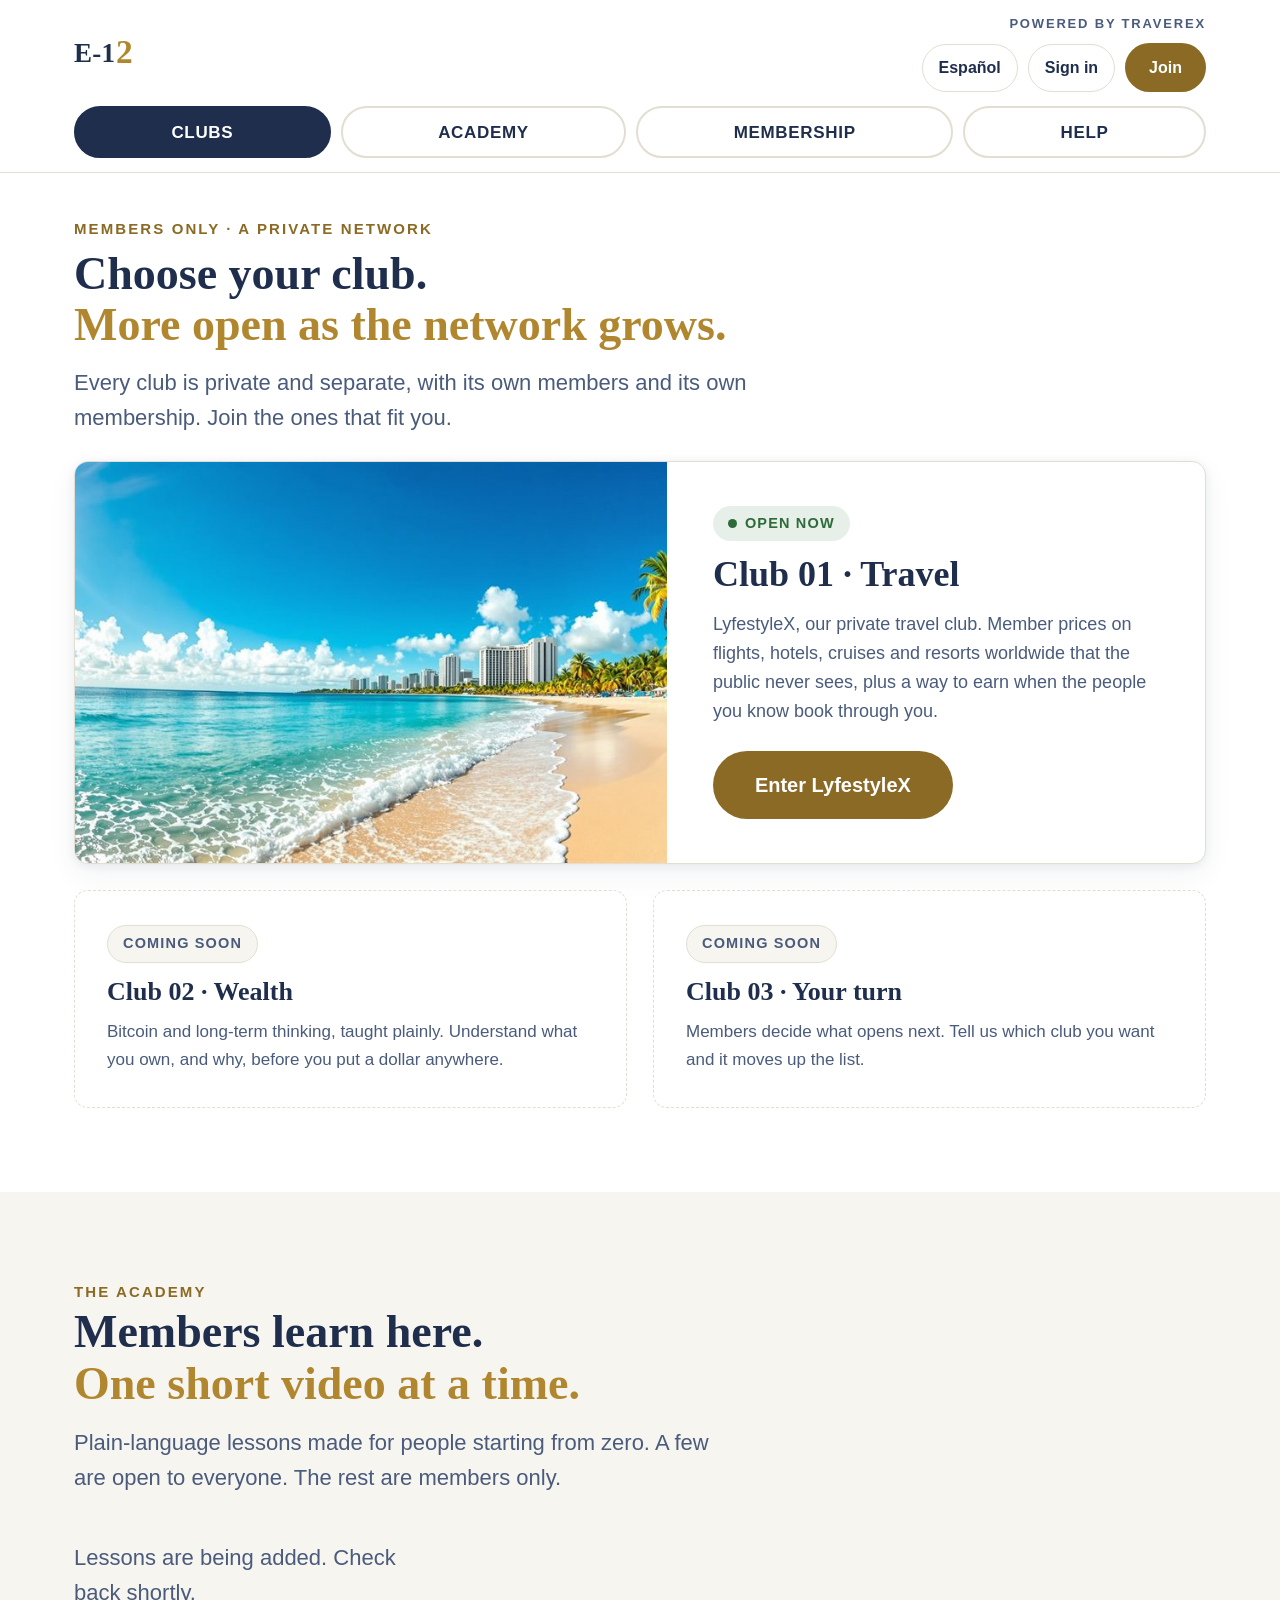
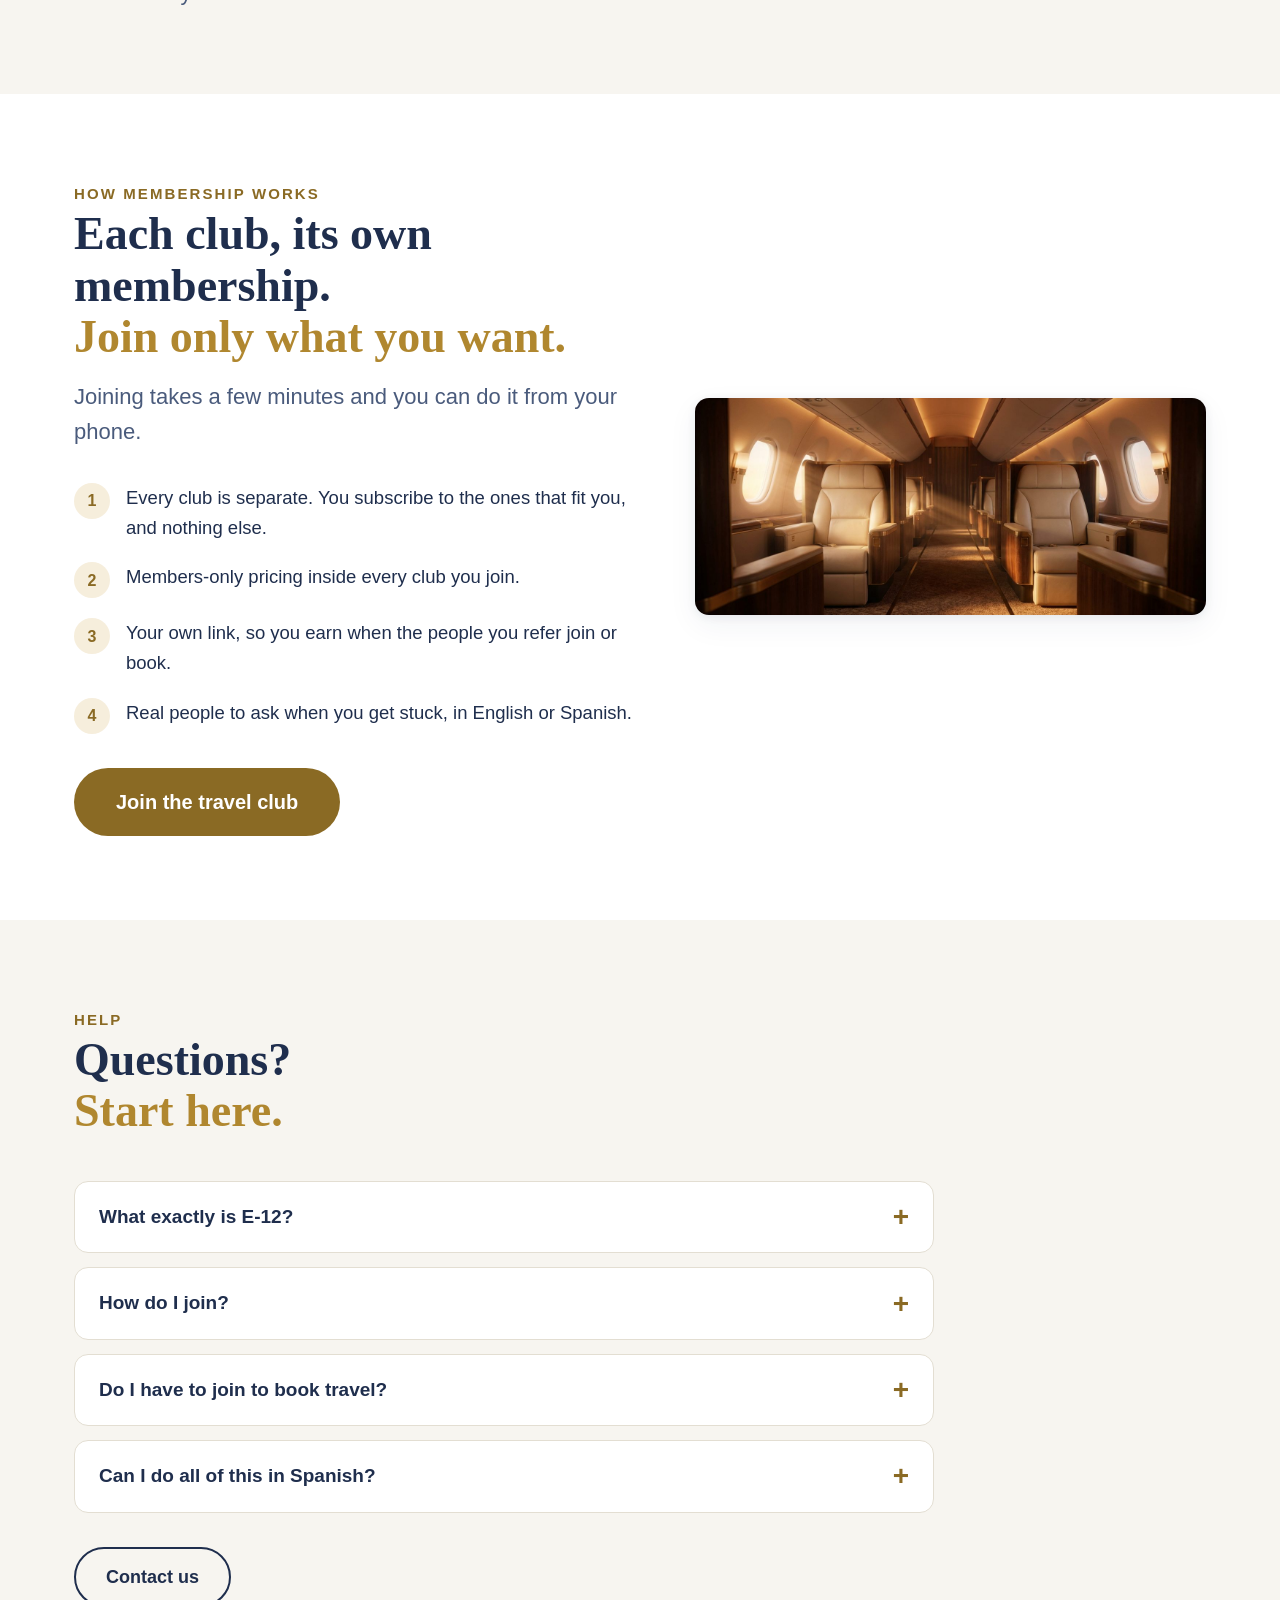
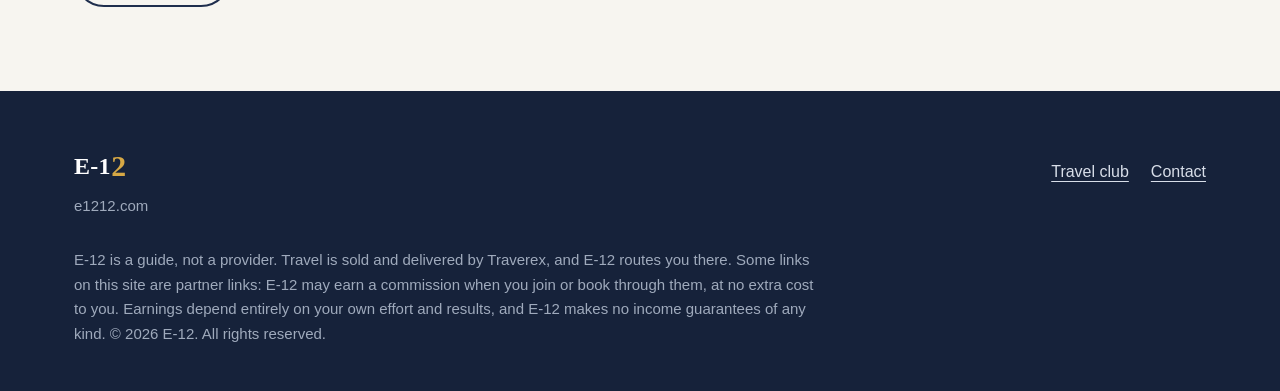
<file: index.html>
<!doctype html>
<html lang="en">
<head>
<meta charset="utf-8">
<meta name="viewport" content="width=device-width, initial-scale=1">
<title>E-12 - A private members network</title>
<meta name="description" content="E-12 is a private members network of separate clubs. Each club has its own membership. Travel is open now through LyfestyleX.">
<link rel="stylesheet" href="css/lyx.css">
<style>
/* ---- umbrella-only styles: the club cards ----
   No hero, by design. Marketing traffic lands here and the clubs are what
   convert, so they are the first thing on the page. ---- */
.clubs-intro { padding: 40px 0 26px; }
.clubs-intro h2 { margin-top: 4px; }
.clubs-intro .lead { margin-top: 14px; }

/* the live club gets the full width and the photo */
.club-feature {
  display: grid; grid-template-columns: 1.1fr 1fr; gap: 0;
  border: 1px solid var(--line); border-radius: var(--radius);
  overflow: hidden; background: var(--paper); box-shadow: var(--shadow);
  margin-bottom: 26px;
}
.club-feature .art { position: relative; min-height: 360px; }
.club-feature .art img { width: 100%; height: 100%; object-fit: cover; }
.club-feature .body { padding: 44px 46px; display: flex; flex-direction: column; justify-content: center; }
.club-feature h3 { font-size: 36px; margin: 10px 0 12px; }
.club-feature p { color: var(--navy-soft); font-size: 18px; margin-bottom: 26px; }

.badge-live, .badge-soon {
  display: inline-flex; align-items: center; gap: 8px; align-self: flex-start;
  font-size: 14.5px; font-weight: 700; letter-spacing: 0.08em; text-transform: uppercase;
  padding: 6px 15px; border-radius: 999px;
}
.badge-live { background: #E6F0E8; color: var(--ok); }
.badge-live::before { content: ""; width: 9px; height: 9px; border-radius: 50%; background: var(--ok); }
.badge-soon { background: var(--paper-2); color: var(--navy-soft); border: 1px solid var(--line); }

/* the clubs still to open */
.clubs-soon { display: grid; grid-template-columns: repeat(2, 1fr); gap: 26px; }
.club-soon {
  border: 1px dashed var(--line); border-radius: var(--radius);
  padding: 34px 32px; background: var(--paper);
}
.club-soon h3 { font-size: 26px; margin: 12px 0 10px; color: var(--navy); }
.club-soon p { color: var(--navy-soft); font-size: 17px; }

@media (max-width: 980px) {
  .club-feature { grid-template-columns: 1fr; }
  .club-feature .art { min-height: 240px; }
  .club-feature .body { padding: 34px 28px; }
  .clubs-soon { grid-template-columns: 1fr; }
}
@media (max-width: 680px) {
  .clubs-intro { padding: 28px 0 20px; }
  .club-feature h3 { font-size: 29px; }
  .club-feature .cta-row .btn { width: 100%; }
}
</style>
</head>
<body id="top">

<header class="nav">
  <div class="nav-in">
    <a class="wordmark" href="#top" aria-label="E-12 home">E-1<span class="x">2</span></a>
    <div class="nav-stack">
      <span class="powered" data-i18n="nav.powered">Powered by Traverex</span>
      <div class="nav-right">
        <button class="linkbtn" id="langBtn" aria-label="Switch language / Cambiar idioma">Espa&ntilde;ol</button>
        <button class="linkbtn" id="authBtn">Sign in</button>
        <a class="linkbtn owner-link" id="ownerLink" href="admin.html" hidden>Owner panel</a>
        <a class="btn btn-gold btn-sm" href="lifestyle/" data-i18n="nav.join">Join</a>
      </div>
    </div>
  </div>
  <nav class="tabs" aria-label="Sections">
    <a class="tab" href="#clubs"      data-i18n="tab.clubs">Clubs</a>
    <a class="tab" href="#academy"    data-i18n="tab.academy">Academy</a>
    <a class="tab" href="#membership" data-i18n="tab.membership">Membership</a>
    <a class="tab" href="#help"       data-i18n="tab.help">Help</a>
  </nav>
</header>

<main>

<!-- ============================ CLUBS ============================
     First thing on the page. No hero: marketing lands here and the clubs
     are what convert, so they go straight in front of the visitor. -->
<section id="clubs" class="clubs-intro">
  <div class="wrap">
    <span class="eyebrow" data-i18n="clubs.eyebrow">Members only &middot; A private network</span>
    <h2 data-i18n="clubs.h2">Choose your club.<span class="h2-gold" data-i18n="clubs.h2b">More open as the network grows.</span></h2>
    <p class="lead" data-i18n="clubs.lead">Every club is private and separate, with its own members and its own
      membership. Join the ones that fit you.</p>
  </div>
</section>

<section style="padding-top: 0;">
  <div class="wrap">

    <!-- Club 01: live -->
    <article class="club-feature">
      <div class="art">
        <img src="img/beach-hero-sm.jpg" alt="A sunlit tropical beach with turquoise water, golden sand and palm trees" fetchpriority="high">
      </div>
      <div class="body">
        <span class="badge-live" data-i18n="club1.badge">Open now</span>
        <h3 data-i18n="club1.h">Club 01 &middot; Travel</h3>
        <p data-i18n="club1.p">LyfestyleX, our private travel club. Member prices on flights, hotels, cruises and
          resorts worldwide that the public never sees, plus a way to earn when the people you know book
          through you.</p>
        <div class="cta-row">
          <a class="btn btn-gold btn-lg" href="lifestyle/" data-i18n="club1.cta">Enter LyfestyleX</a>
        </div>
      </div>
    </article>

    <!-- Clubs still to open -->
    <div class="clubs-soon">
      <article class="club-soon">
        <span class="badge-soon" data-i18n="club2.badge">Coming soon</span>
        <h3 data-i18n="club2.h">Club 02 &middot; Wealth</h3>
        <p data-i18n="club2.p">Bitcoin and long-term thinking, taught plainly. Understand what you own, and why,
          before you put a dollar anywhere.</p>
      </article>
      <article class="club-soon">
        <span class="badge-soon" data-i18n="club3.badge">Coming soon</span>
        <h3 data-i18n="club3.h">Club 03 &middot; Your turn</h3>
        <p data-i18n="club3.p">Members decide what opens next. Tell us which club you want and it moves up the
          list.</p>
      </article>
    </div>
  </div>
</section>

<!-- ============================ ACADEMY ============================ -->
<section id="academy" class="band">
  <div class="wrap">
    <div class="sec-head">
      <span class="eyebrow" data-i18n="acad.eyebrow">The Academy</span>
      <h2 data-i18n="acad.h2">Members learn here.<span class="h2-gold" data-i18n="acad.h2b">One short video at a time.</span></h2>
      <p class="lead" data-i18n="acad.lead">Plain-language lessons made for people starting from zero. A few are
        open to everyone. The rest are members only.</p>
    </div>
    <div class="grid" id="academyGrid">
      <p class="lead" id="academyEmpty" data-i18n="acad.empty">Lessons are being added. Check back shortly.</p>
    </div>
  </div>
</section>

<!-- ============================ MEMBERSHIP ============================ -->
<section id="membership">
  <div class="wrap">
    <div class="split">
      <div>
        <span class="eyebrow" data-i18n="mem.eyebrow">How membership works</span>
        <h2 data-i18n="mem.h2">Each club, its own membership.<span class="h2-gold" data-i18n="mem.h2b">Join only what you want.</span></h2>
        <p class="lead" style="margin: 16px 0 34px;" data-i18n="mem.lead">Joining takes a few minutes and you can
          do it from your phone.</p>
        <ul class="benefits">
          <li><span class="n">1</span><span data-i18n="mem.li1">Every club is separate. You subscribe to the ones that fit you, and nothing else.</span></li>
          <li><span class="n">2</span><span data-i18n="mem.li2">Members-only pricing inside every club you join.</span></li>
          <li><span class="n">3</span><span data-i18n="mem.li3">Your own link, so you earn when the people you refer join or book.</span></li>
          <li><span class="n">4</span><span data-i18n="mem.li4">Real people to ask when you get stuck, in English or Spanish.</span></li>
        </ul>
        <div class="cta-row">
          <a class="btn btn-gold btn-lg" href="lifestyle/" data-i18n="mem.cta">Join the travel club</a>
        </div>
      </div>
      <div>
        <img src="img/academy-luxe.jpg" alt="A first class cabin aisle in warm light" loading="lazy">
      </div>
    </div>
  </div>
</section>

<!-- ============================ HELP ============================ -->
<section id="help" class="band">
  <div class="wrap">
    <div class="sec-head">
      <span class="eyebrow" data-i18n="help.eyebrow">Help</span>
      <h2 data-i18n="help.h2">Questions?<span class="h2-gold" data-i18n="help.h2b">Start here.</span></h2>
    </div>
    <div class="faq">
      <details class="qa">
        <summary data-i18n="faq1.q">What exactly is E-12?</summary>
        <p data-i18n="faq1.a">A private members network. Each club is separate, with its own membership and its
          own benefits. Travel is open now, through LyfestyleX. More clubs open over time, and you join the
          ones you want.</p>
      </details>
      <details class="qa">
        <summary data-i18n="faq2.q">How do I join?</summary>
        <p data-i18n="faq2.a">Open the club you want, then press its gold Join button. That opens the enrolment
          form in a new tab. Fill it in and you are a member of that club.</p>
      </details>
      <details class="qa">
        <summary data-i18n="faq3.q">Do I have to join to book travel?</summary>
        <p data-i18n="faq3.a">No. Go into the travel club and use the customer link there if you only want to
          book a trip. Members get better pricing and the ability to earn.</p>
      </details>
      <details class="qa">
        <summary data-i18n="faq4.q">Can I do all of this in Spanish?</summary>
        <p data-i18n="faq4.a">Yes. Press "Espa&ntilde;ol" at the top of the page and the whole site changes.
          Press "English" to change it back.</p>
      </details>
    </div>
    <div class="cta-row" style="margin-top: 34px;">
      <a class="btn btn-ghost" href="#" data-link="contact" data-i18n="help.contact">Contact us</a>
    </div>
  </div>
</section>

</main>

<footer>
  <div class="wrap">
    <div class="foot-top">
      <div>
        <span class="wordmark">E-1<span class="x">2</span></span>
        <div style="margin-top: 8px; color: #9FAABC; font-size: 15px;">e1212.com</div>
      </div>
      <div class="foot-links">
        <a href="lifestyle/" data-i18n="foot.travel">Travel club</a>
        <a href="#" data-link="contact" data-i18n="foot.contact">Contact</a>
      </div>
    </div>
    <p class="disclosure" data-i18n="foot.disclosure">E-12 is a guide, not a provider. Travel is sold and
      delivered by Traverex, and E-12 routes you there. Some links on this site are partner links: E-12 may earn
      a commission when you join or book through them, at no extra cost to you. Earnings depend entirely on your
      own effort and results, and E-12 makes no income guarantees of any kind. &copy; 2026 E-12. All rights
      reserved.</p>
  </div>
</footer>

<!-- ============================ MODALS ============================ -->
<div class="modal-wrap" id="authModal" role="dialog" aria-modal="true" aria-labelledby="authTitle">
  <div class="modal">
    <button class="close-x" id="authClose" aria-label="Close">&times;</button>
    <span class="eyebrow" data-i18n="auth.tag">E-12 members</span>
    <h3 id="authTitle">Sign in</h3>
    <div class="field">
      <label for="authEmail" data-i18n="auth.email">Email</label>
      <input id="authEmail" type="email" autocomplete="email">
    </div>
    <div class="field">
      <label for="authPass" data-i18n="auth.pass">Password</label>
      <input id="authPass" type="password" autocomplete="current-password">
    </div>
    <div class="msg" id="authMsg"></div>
    <button class="btn btn-navy" id="authSubmit">Sign in</button>
    <div class="switch-mode" id="authSwitch">New here? <a id="authToggle" tabindex="0" role="button">Create an account</a></div>
  </div>
</div>

<div class="modal-wrap" id="leadModal" role="dialog" aria-modal="true" aria-labelledby="leadTitle">
  <div class="modal">
    <button class="close-x" id="leadClose" aria-label="Close">&times;</button>
    <span class="eyebrow" data-i18n="lead.tag">E-12</span>
    <h3 id="leadTitle" data-i18n="lead.title">Talk to someone</h3>
    <p style="color: var(--navy-soft); font-size: 17px; margin-top: 8px;" data-i18n="lead.intro">Leave your
      details and someone will get back to you.</p>
    <div class="field">
      <label for="leadName" data-i18n="lead.name">Name</label>
      <input id="leadName" type="text" autocomplete="name">
    </div>
    <div class="field">
      <label for="leadEmail" data-i18n="lead.email">Email</label>
      <input id="leadEmail" type="email" autocomplete="email">
    </div>
    <div class="field">
      <label for="leadPhone" data-i18n="lead.phone">Phone</label>
      <input id="leadPhone" type="tel" autocomplete="tel">
    </div>
    <div class="msg" id="leadMsg"></div>
    <button class="btn btn-gold" id="leadSubmit" data-i18n="lead.send">Send</button>
  </div>
</div>

<div class="vplayer" id="vplayer">
  <button class="close-v" id="vplayerClose" data-i18n="player.close">Close</button>
  <video id="vplayerVideo" controls playsinline></video>
  <div class="frame" id="vplayerFrame" hidden></div>
</div>

<div class="toast" id="toast" role="status" aria-live="polite"></div>

<script src="js/supabase.js"></script>
<script src="js/config.js"></script>
<script>
/* Page identity for the shared scripts. */
window.LYX_BASE = "";
window.LYX_PAGE = "home";

/* PARTNER LINKS.
   joinBusiness goes straight to the Traverex enrolment FORM, sponsor in the
   path, so nobody has to press join twice. joinCustomer must stay on the
   sponsor landing page: linking direct to customer_registration.php sets
   RU_Sponsor to a default house sponsor and the referral credit is lost. */
window.LINKS = {
  joinBusiness: "https://traverexlifestyle.com/joinus/nexlevelnetwork",
  joinCustomer: "https://traverex.com/nexlevelnetwork",
  introVideo:   "",
  contact:      ""
};

/* Spanish. English lives in the markup. */
window.LYX_I18N = {
  "nav.join": "Únete", "nav.powered": "Con la tecnología de Traverex",
  "tab.clubs": "Clubes", "tab.academy": "Academia", "tab.membership": "Membresía", "tab.help": "Ayuda",
  "card.soon": "Próximamente",

  "clubs.eyebrow": "Solo para miembros &middot; Una red privada",
  "clubs.h2": "Escoge tu club.", "clubs.h2b": "Se abren más mientras crece la red.",
  "clubs.lead": "Cada club es privado e independiente, con sus propios miembros y su propia membresía. Únete " +
    "a los que van contigo.",

  "club1.badge": "Abierto ahora", "club1.h": "Club 01 &middot; Viajes",
  "club1.p": "LyfestyleX, nuestro club privado de viajes. Precios de miembro en vuelos, hoteles, cruceros y " +
    "resorts en todo el mundo que el público nunca ve, y una forma de ganar cuando la gente que conoces " +
    "reserva contigo.",
  "club1.cta": "Entrar a LyfestyleX",

  "club2.badge": "Próximamente", "club2.h": "Club 02 &middot; Riqueza",
  "club2.p": "Bitcoin y pensamiento a largo plazo, explicado con claridad. Entiende qué tienes, y por qué, " +
    "antes de poner un dólar en cualquier lado.",
  "club3.badge": "Próximamente", "club3.h": "Club 03 &middot; Tú decides",
  "club3.p": "Los miembros deciden qué se abre después. Dinos qué club quieres y sube en la lista.",

  "acad.eyebrow": "La Academia", "acad.h2": "Aquí aprenden los miembros.",
  "acad.h2b": "Un video corto a la vez.",
  "acad.lead": "Lecciones en lenguaje sencillo hechas para quien empieza desde cero. Algunas son para todos. " +
    "El resto son solo para miembros.",
  "acad.empty": "Estamos agregando las lecciones. Vuelve pronto.",

  "mem.eyebrow": "Cómo funciona la membresía",
  "mem.h2": "Cada club, su propia membresía.", "mem.h2b": "Únete solo a lo que quieras.",
  "mem.lead": "Hacerte miembro toma unos minutos y lo puedes hacer desde tu teléfono.",
  "mem.li1": "Cada club es independiente. Te suscribes a los que van contigo, y a nada más.",
  "mem.li2": "Precios solo para miembros dentro de cada club al que te unes.",
  "mem.li3": "Tu propio enlace, para que ganes cuando la gente que refieres se une o reserva.",
  "mem.li4": "Personas de verdad a quienes preguntarles cuando te trabes, en inglés o español.",
  "mem.cta": "Únete al club de viajes",

  "help.eyebrow": "Ayuda", "help.h2": "¿Preguntas?", "help.h2b": "Empieza aquí.",
  "faq1.q": "¿Qué es exactamente E-12?",
  "faq1.a": "Una red privada de miembros. Cada club es independiente, con su propia membresía y sus propios " +
    "beneficios. Viajes ya está abierto, a través de LyfestyleX. Se abren más con el tiempo, y tú te unes a " +
    "los que quieras.",
  "faq2.q": "¿Cómo me hago miembro?",
  "faq2.a": "Entra al club que quieras y presiona su botón dorado Únete. Se abre el formulario de inscripción " +
    "en una pestaña nueva. Llénalo y ya eres miembro de ese club.",
  "faq3.q": "¿Tengo que ser miembro para reservar viajes?",
  "faq3.a": "No. Entra al club de viajes y usa el enlace de cliente si solo quieres reservar un viaje. " +
    "Los miembros reciben mejores precios y pueden ganar.",
  "faq4.q": "¿Puedo hacer todo esto en español?",
  "faq4.a": 'Sí. Presiona "Español" arriba en la página y todo el sitio cambia. Presiona "English" para ' +
    'regresarlo.',
  "help.contact": "Contáctanos",

  "foot.travel": "Club de viajes", "foot.contact": "Contacto",
  "foot.disclosure": "E-12 es una guía, no un proveedor. Los viajes los vende y entrega Traverex, y E-12 te " +
    "dirige allá. Algunos enlaces en este sitio son enlaces de socio: E-12 puede ganar una comisión cuando te " +
    "unes o reservas a través de ellos, sin costo adicional para ti. Las ganancias dependen completamente de " +
    "tu propio esfuerzo y resultados, y E-12 no garantiza ingresos de ningún tipo. © 2026 E-12. Todos los " +
    "derechos reservados.",

  "auth.tag": "Miembros E-12", "auth.email": "Correo", "auth.pass": "Contraseña",
  "lead.tag": "E-12", "lead.title": "Habla con alguien",
  "lead.intro": "Déjanos tus datos y alguien te contactará.",
  "lead.name": "Nombre", "lead.email": "Correo", "lead.phone": "Teléfono", "lead.send": "Enviar",
  "player.close": "Cerrar"
};
</script>
<script src="js/chrome.js"></script>
<script src="js/app.js"></script>
</body>
</html>
</file>
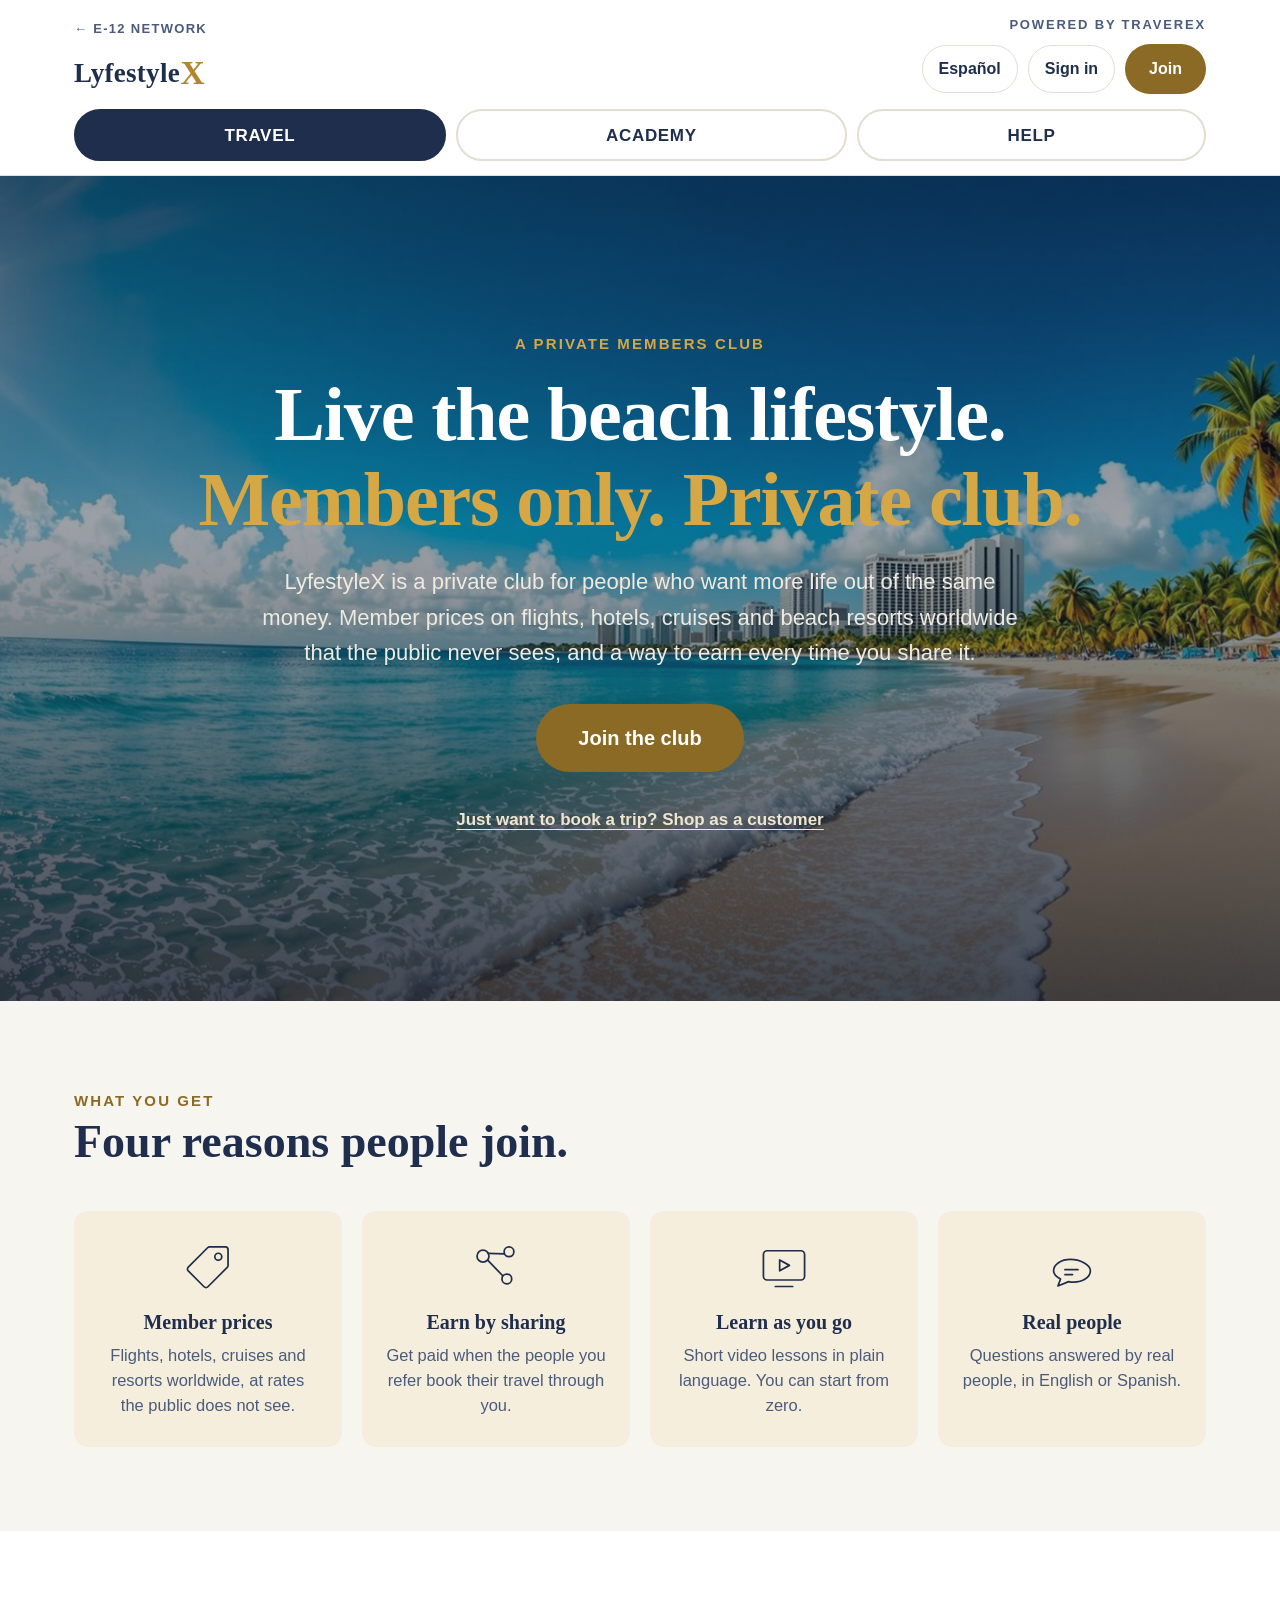
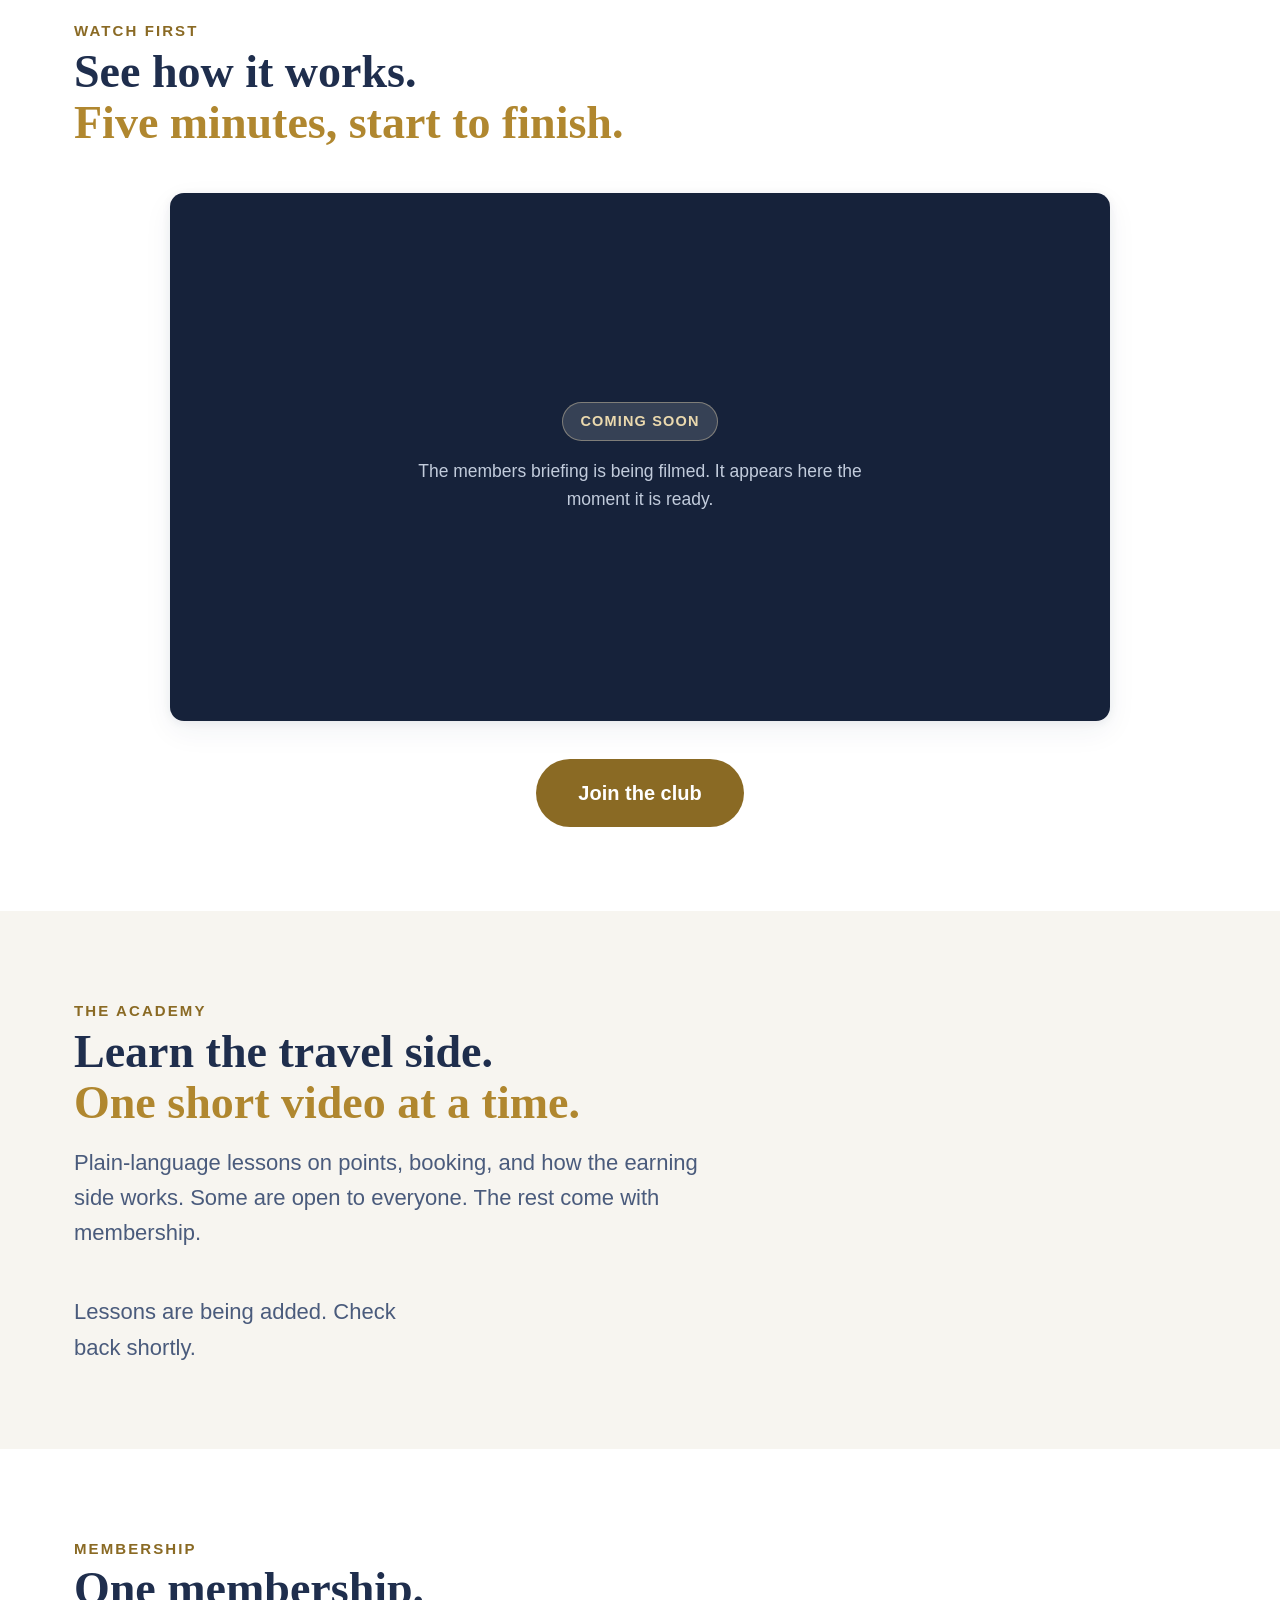
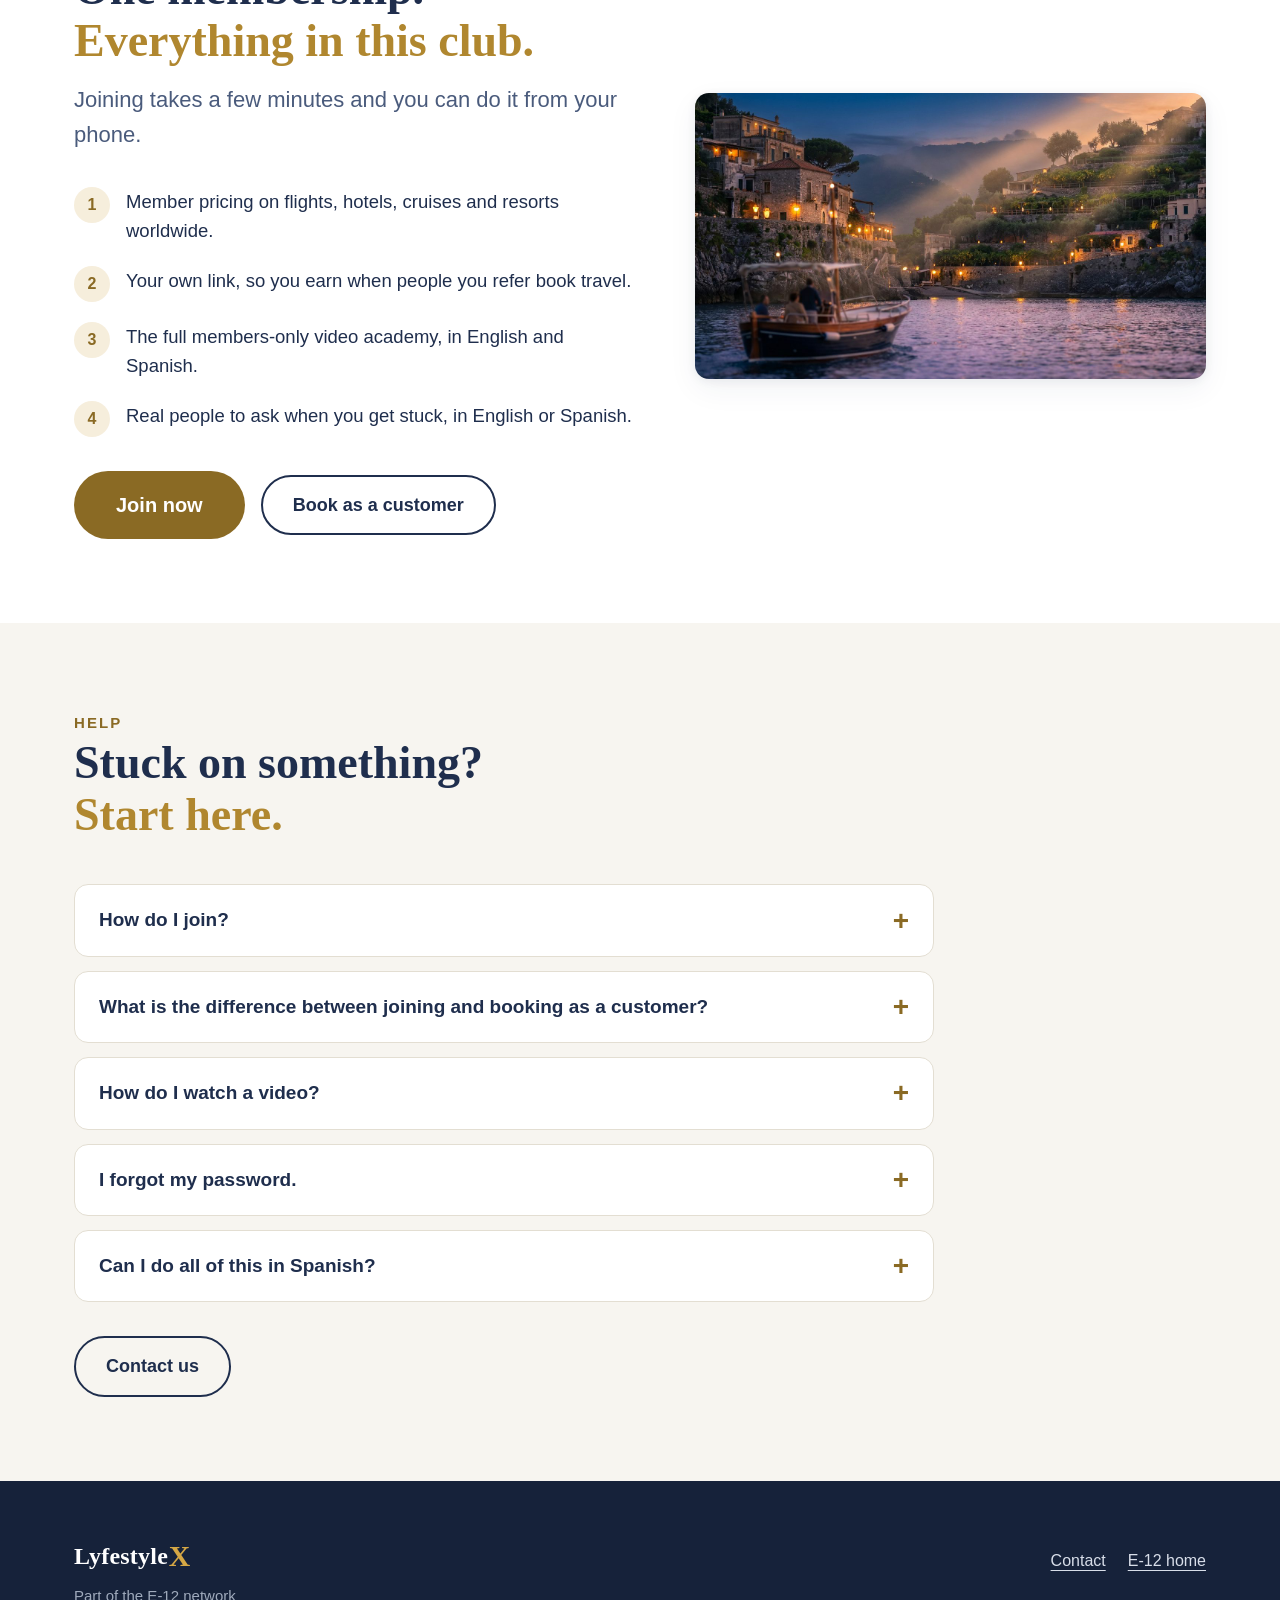
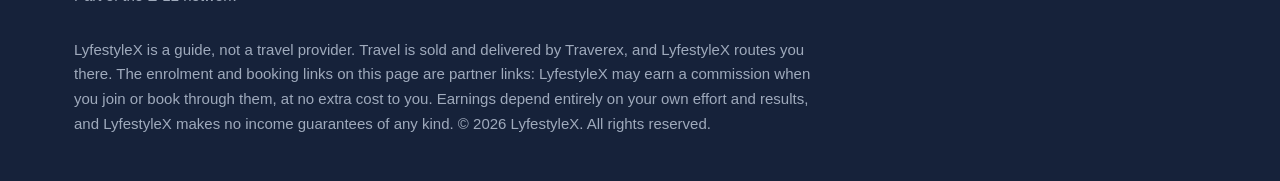
<file: lifestyle/index.html>
<!doctype html>
<html lang="en">
<head>
<meta charset="utf-8">
<meta name="viewport" content="width=device-width, initial-scale=1">
<title>LyfestyleX - Travel for less, earn while you do</title>
<meta name="description" content="LyfestyleX is a private members travel club. Member prices on flights, hotels, cruises and resorts worldwide, plus a way to earn by sharing it.">
<link rel="stylesheet" href="../css/lyx.css">
</head>
<body id="top">

<header class="nav">
  <div class="nav-in">
    <div class="nav-stack nav-stack-left">
      <a class="backlink" href="../" data-i18n="nav.back">&#8592; E-12 network</a>
      <a class="wordmark" href="#top" aria-label="LyfestyleX home">Lyfestyle<span class="x">X</span></a>
    </div>
    <div class="nav-stack">
      <span class="powered" data-i18n="nav.powered">Powered by Traverex</span>
      <div class="nav-right">
        <button class="linkbtn" id="langBtn" aria-label="Switch language / Cambiar idioma">Espa&ntilde;ol</button>
        <button class="linkbtn" id="authBtn">Sign in</button>
        <a class="linkbtn owner-link" id="ownerLink" href="../admin.html" hidden>Owner panel</a>
        <a class="btn btn-gold btn-sm" href="#" data-link="joinBusiness" data-i18n="nav.join">Join</a>
      </div>
    </div>
  </div>
  <nav class="tabs" aria-label="Sections">
    <a class="tab" href="#travel"  data-i18n="tab.travel">Travel</a>
    <a class="tab" href="#watch"   data-i18n="tab.watch" hidden>Watch</a>
    <a class="tab" href="#academy" data-i18n="tab.academy">Academy</a>
    <a class="tab" href="#help"    data-i18n="tab.help">Help</a>
  </nav>
</header>

<main>

<!-- ============================ HERO / TRAVEL ============================ -->
<section class="hero" id="travel">
  <div class="hero-img">
    <img src="../img/beach-hero.jpg"
         srcset="../img/beach-hero-sm.jpg 1100w, ../img/beach-hero.jpg 2000w"
         sizes="100vw"
         alt="A sunlit tropical beach with turquoise water, white surf, golden sand and palm trees, with a resort skyline along the shoreline"
         fetchpriority="high">
  </div>
  <div class="hero-in">
    <div class="wrap">
      <span class="eyebrow" data-i18n="hero.eyebrow">A private members club</span>
      <h1 data-i18n="hero.h1">Live the beach lifestyle.<span class="gold">Members only. Private club.</span></h1>
      <p class="lead" data-i18n="hero.lead">LyfestyleX is a private club for people who want more life out of the
        same money. Member prices on flights, hotels, cruises and beach resorts worldwide that the public never
        sees, and a way to earn every time you share it.</p>
      <div class="cta-row">
        <a class="btn btn-gold btn-lg" href="#" data-link="joinBusiness" data-i18n="hero.cta">Join the club</a>
      </div>
      <a class="cust-link" href="#" data-link="joinCustomer" data-i18n="hero.cust">Just want to book a trip? Shop as a customer</a>
    </div>
  </div>
</section>

<!-- ============================ WHAT YOU GET ============================ -->
<section class="band">
  <div class="wrap">
    <div class="sec-head">
      <span class="eyebrow" data-i18n="tiles.eyebrow">What you get</span>
      <h2 data-i18n="tiles.h2">Four reasons people join.</h2>
    </div>
    <div class="tiles">
      <div class="tile">
        <svg viewBox="0 0 48 48" fill="none" stroke="currentColor" stroke-width="1.6" stroke-linecap="round" stroke-linejoin="round" aria-hidden="true">
          <path d="M25.4 5.5H40a2.5 2.5 0 0 1 2.5 2.5v14.6a2.5 2.5 0 0 1-.73 1.77L23.9 42.24a2.5 2.5 0 0 1-3.54 0L5.76 27.64a2.5 2.5 0 0 1 0-3.54L23.63 6.23a2.5 2.5 0 0 1 1.77-.73Z"/>
          <circle cx="33.5" cy="14.5" r="3.2"/>
        </svg>
        <h3 data-i18n="tile1.h">Member prices</h3>
        <p data-i18n="tile1.p">Flights, hotels, cruises and resorts worldwide, at rates the public does not see.</p>
      </div>
      <div class="tile">
        <svg viewBox="0 0 48 48" fill="none" stroke="currentColor" stroke-width="1.6" stroke-linecap="round" stroke-linejoin="round" aria-hidden="true">
          <circle cx="12" cy="14" r="5.5"/><circle cx="36" cy="10" r="4.5"/><circle cx="34" cy="35" r="4.5"/>
          <path d="M16.6 11.4 31.6 11.8M16.3 17.6 30.2 32.1"/>
        </svg>
        <h3 data-i18n="tile2.h">Earn by sharing</h3>
        <p data-i18n="tile2.p">Get paid when the people you refer book their travel through you.</p>
      </div>
      <div class="tile">
        <svg viewBox="0 0 48 48" fill="none" stroke="currentColor" stroke-width="1.6" stroke-linecap="round" stroke-linejoin="round" aria-hidden="true">
          <rect x="5" y="9" width="38" height="27" rx="3.5"/>
          <path d="M20 17.5v10l9-5-9-5Z"/><path d="M16 42h16"/>
        </svg>
        <h3 data-i18n="tile3.h">Learn as you go</h3>
        <p data-i18n="tile3.p">Short video lessons in plain language. You can start from zero.</p>
      </div>
      <div class="tile">
        <svg viewBox="0 0 48 48" fill="none" stroke="currentColor" stroke-width="1.6" stroke-linecap="round" stroke-linejoin="round" aria-hidden="true">
          <path d="M41 27.5c0 5.8-6.9 10.5-15.5 10.5a20 20 0 0 1-4.6-.53L11 41.5l2.4-6.4C9.4 33 7 30.5 7 27.5 7 21.7 13.9 17 22.5 17S41 21.7 41 27.5Z"/>
          <path d="M17.5 26.5h12M17.5 31h7"/>
        </svg>
        <h3 data-i18n="tile4.h">Real people</h3>
        <p data-i18n="tile4.p">Questions answered by real people, in English or Spanish.</p>
      </div>
    </div>
  </div>
</section>

<!-- ============================ WATCH ============================
     Shows a Coming soon panel until an intro video exists, rather than an
     empty player. Swaps to the real video the moment one is set. -->
<section id="watch">
  <div class="wrap">
    <div class="sec-head">
      <span class="eyebrow" data-i18n="watch.eyebrow">Watch first</span>
      <h2 data-i18n="watch.h2">See how it works.<span class="h2-gold" data-i18n="watch.h2b">Five minutes, start to finish.</span></h2>
    </div>
    <div class="video-frame" id="introFrame">
      <div class="video-soon" id="introSoon">
        <span class="badge-soon" data-i18n="watch.soon">Coming soon</span>
        <p data-i18n="watch.soonp">The members briefing is being filmed. It appears here the moment it is ready.</p>
      </div>
    </div>
    <div class="cta-row" style="margin-top: 38px; justify-content: center;">
      <a class="btn btn-gold btn-lg" href="#" data-link="joinBusiness" data-i18n="watch.cta">Join the club</a>
    </div>
  </div>
</section>

<!-- ============================ ACADEMY ============================ -->
<section id="academy" class="band">
  <div class="wrap">
    <div class="sec-head">
      <span class="eyebrow" data-i18n="acad.eyebrow">The Academy</span>
      <h2 data-i18n="acad.h2">Learn the travel side.<span class="h2-gold" data-i18n="acad.h2b">One short video at a time.</span></h2>
      <p class="lead" data-i18n="acad.lead">Plain-language lessons on points, booking, and how the earning side works.
        Some are open to everyone. The rest come with membership.</p>
    </div>
    <div class="grid" id="academyGrid">
      <!-- filled from Supabase; this is the empty-state fallback -->
      <p class="lead" id="academyEmpty" data-i18n="acad.empty">Lessons are being added. Check back shortly.</p>
    </div>
  </div>
</section>

<!-- ============================ MEMBERSHIP ============================ -->
<section id="join">
  <div class="wrap">
    <div class="split">
      <div>
        <span class="eyebrow" data-i18n="join.eyebrow">Membership</span>
        <h2 data-i18n="join.h2">One membership.<span class="h2-gold" data-i18n="join.h2b">Everything in this club.</span></h2>
        <p class="lead" style="margin: 16px 0 34px;" data-i18n="join.lead">Joining takes a few minutes and you can do it from your phone.</p>
        <ul class="benefits">
          <li><span class="n">1</span><span data-i18n="join.li1">Member pricing on flights, hotels, cruises and resorts worldwide.</span></li>
          <li><span class="n">2</span><span data-i18n="join.li2">Your own link, so you earn when people you refer book travel.</span></li>
          <li><span class="n">3</span><span data-i18n="join.li3">The full members-only video academy, in English and Spanish.</span></li>
          <li><span class="n">4</span><span data-i18n="join.li4">Real people to ask when you get stuck, in English or Spanish.</span></li>
        </ul>
        <div class="cta-row">
          <a class="btn btn-gold btn-lg" href="#" data-link="joinBusiness" data-i18n="join.cta">Join now</a>
          <a class="btn btn-ghost" href="#" data-link="joinCustomer" data-i18n="join.cta2">Book as a customer</a>
        </div>
      </div>
      <div>
        <img src="../img/travel-amalfi.jpg" alt="A coastal town at golden hour seen from the water" loading="lazy">
      </div>
    </div>
  </div>
</section>

<!-- ============================ HELP ============================ -->
<section id="help" class="band">
  <div class="wrap">
    <div class="sec-head">
      <span class="eyebrow" data-i18n="help.eyebrow">Help</span>
      <h2 data-i18n="help.h2">Stuck on something?<span class="h2-gold" data-i18n="help.h2b">Start here.</span></h2>
    </div>
    <div class="faq">
      <details class="qa">
        <summary data-i18n="faq1.q">How do I join?</summary>
        <p data-i18n="faq1.a">Press any gold "Join now" button on this page. It opens the Traverex enrolment
          form in a new tab. Fill it in and you are a member. If you would rather just book a trip without
          joining, use the "Book as a customer" link instead.</p>
      </details>
      <details class="qa">
        <summary data-i18n="faq2.q">What is the difference between joining and booking as a customer?</summary>
        <p data-i18n="faq2.a">Booking as a customer means you buy travel at member prices. Joining means you
          also get your own link, so you earn when other people book through you. Most people join.</p>
      </details>
      <details class="qa">
        <summary data-i18n="faq3.q">How do I watch a video?</summary>
        <p data-i18n="faq3.a">Press anywhere on the picture of the lesson you want. It opens straight away.
          To close it, press the Close button in the corner.</p>
      </details>
      <details class="qa">
        <summary data-i18n="faq4.q">I forgot my password.</summary>
        <p data-i18n="faq4.a">Press Sign in at the top of the page, then use the reset option. If it does not
          arrive within a few minutes, check your spam folder, then contact us below.</p>
      </details>
      <details class="qa">
        <summary data-i18n="faq5.q">Can I do all of this in Spanish?</summary>
        <p data-i18n="faq5.a">Yes. Press "Espa&ntilde;ol" at the top of the page and the whole site changes.
          Press "English" to change it back.</p>
      </details>
    </div>
    <div class="cta-row" style="margin-top: 34px;">
      <a class="btn btn-ghost" href="#" data-link="contact" data-i18n="help.contact">Contact us</a>
    </div>
  </div>
</section>

</main>

<footer>
  <div class="wrap">
    <div class="foot-top">
      <div>
        <span class="wordmark">Lyfestyle<span class="x">X</span></span>
        <div style="margin-top: 8px; color: #9FAABC; font-size: 15px;" data-i18n="foot.part">Part of the E-12 network</div>
      </div>
      <div class="foot-links">
        <a href="#" data-link="contact" data-i18n="foot.contact">Contact</a>
        <a href="../" data-i18n="foot.e12">E-12 home</a>
      </div>
    </div>
    <p class="disclosure" data-i18n="foot.disclosure">LyfestyleX is a guide, not a travel provider. Travel is
      sold and delivered by Traverex, and LyfestyleX routes you there. The enrolment and booking links on this
      page are partner links: LyfestyleX may earn a commission when you join or book through them, at no extra
      cost to you. Earnings depend entirely on your own effort and results, and LyfestyleX makes no income
      guarantees of any kind. &copy; 2026 LyfestyleX. All rights reserved.</p>
  </div>
</footer>

<!-- ============================ MODALS ============================ -->
<div class="modal-wrap" id="authModal" role="dialog" aria-modal="true" aria-labelledby="authTitle">
  <div class="modal">
    <button class="close-x" id="authClose" aria-label="Close">&times;</button>
    <span class="eyebrow" data-i18n="auth.tag">LyfestyleX members</span>
    <h3 id="authTitle">Sign in</h3>
    <div class="field">
      <label for="authEmail" data-i18n="auth.email">Email</label>
      <input id="authEmail" type="email" autocomplete="email">
    </div>
    <div class="field">
      <label for="authPass" data-i18n="auth.pass">Password</label>
      <input id="authPass" type="password" autocomplete="current-password">
    </div>
    <div class="msg" id="authMsg"></div>
    <button class="btn btn-navy" id="authSubmit">Sign in</button>
    <div class="switch-mode" id="authSwitch">New here? <a id="authToggle" tabindex="0" role="button">Create an account</a></div>
  </div>
</div>

<div class="modal-wrap" id="leadModal" role="dialog" aria-modal="true" aria-labelledby="leadTitle">
  <div class="modal">
    <button class="close-x" id="leadClose" aria-label="Close">&times;</button>
    <span class="eyebrow" data-i18n="lead.tag">LyfestyleX</span>
    <h3 id="leadTitle" data-i18n="lead.title">Talk to someone</h3>
    <p style="color: var(--navy-soft); font-size: 17px; margin-top: 8px;" data-i18n="lead.intro">Leave your details and
      someone will get back to you.</p>
    <div class="field">
      <label for="leadName" data-i18n="lead.name">Name</label>
      <input id="leadName" type="text" autocomplete="name">
    </div>
    <div class="field">
      <label for="leadEmail" data-i18n="lead.email">Email</label>
      <input id="leadEmail" type="email" autocomplete="email">
    </div>
    <div class="field">
      <label for="leadPhone" data-i18n="lead.phone">Phone</label>
      <input id="leadPhone" type="tel" autocomplete="tel">
    </div>
    <div class="msg" id="leadMsg"></div>
    <button class="btn btn-gold" id="leadSubmit" data-i18n="lead.send">Send</button>
  </div>
</div>

<div class="vplayer" id="vplayer">
  <button class="close-v" id="vplayerClose" data-i18n="player.close">Close</button>
  <video id="vplayerVideo" controls playsinline></video>
  <div class="frame" id="vplayerFrame" hidden></div>
</div>

<div class="toast" id="toast" role="status" aria-live="polite"></div>

<script src="../js/supabase.js"></script>
<script src="../js/config.js"></script>
<script>
/* Page identity for the shared scripts. */
window.LYX_BASE = "../";
window.LYX_PAGE = "lifestyle";

/* PARTNER LINKS
   Defaults are the real, verified Traverex enrolment URLs. Anything set in
   the site_links table overrides them, so Jose can change either from the
   owner panel without a code change. */
window.LINKS = {
  joinBusiness: "https://traverexlifestyle.com/joinus/nexlevelnetwork", /* PRIMARY: business enrolment */
  joinCustomer: "https://traverex.com/nexlevelnetwork",          /* secondary: customer enrolment */
  introVideo:   "",                                              /* unset -> Watch section stays hidden */
  contact:      ""                                               /* unset -> opens the lead form */
};

/* Spanish. English lives in the markup. */
window.LYX_I18N = {
  "nav.join": "Únete", "nav.powered": "Con la tecnología de Traverex",
  "nav.back": "&#8592; Red E-12",
  "tab.travel": "Viajes", "tab.watch": "Ver", "tab.academy": "Academia", "tab.help": "Ayuda",

  "hero.eyebrow": "Un club privado de miembros",
  "hero.h1": 'Vive la vida de playa.<span class="gold">Solo para miembros. Club privado.</span>',
  "hero.lead": "LyfestyleX es un club privado para quienes quieren más vida con el mismo dinero. Precios de " +
    "miembro en vuelos, hoteles, cruceros y resorts de playa en todo el mundo que el público nunca ve, y una " +
    "forma de ganar cada vez que lo compartes.",
  "hero.cta": "Únete al club",
  "hero.cust": "¿Solo quieres viajar? Compra como cliente",

  "tiles.eyebrow": "Lo que recibes", "tiles.h2": "Cuatro razones para unirte.",
  "tile1.h": "Precios de miembro",
  "tile1.p": "Vuelos, hoteles, cruceros y resorts en todo el mundo, a precios que el público no ve.",
  "tile2.h": "Gana compartiendo",
  "tile2.p": "Te pagan cuando las personas que refieres reservan sus viajes contigo.",
  "tile3.h": "Aprende sobre la marcha",
  "tile3.p": "Videos cortos en lenguaje sencillo. Puedes empezar desde cero.",
  "tile4.h": "Gente de verdad",
  "tile4.p": "Preguntas contestadas por personas de verdad, en inglés o español.",

  "watch.eyebrow": "Míralo primero", "watch.h2": "Mira cómo funciona.",
  "watch.h2b": "Cinco minutos, de principio a fin.", "watch.cta": "Únete al club",
  "watch.soon": "Próximamente",
  "watch.soonp": "La presentación para miembros se está grabando. Aparecerá aquí en cuanto esté lista.",

  "acad.eyebrow": "La Academia", "acad.h2": "Aprende el lado de los viajes.",
  "acad.h2b": "Un video corto a la vez.",
  "acad.lead": "Lecciones en lenguaje sencillo sobre puntos, reservaciones y cómo funciona la parte de " +
    "ganancias. Algunas son para todos. El resto es solo para miembros.",
  "acad.empty": "Estamos agregando las lecciones. Vuelve pronto.",

  "join.eyebrow": "Membresía", "join.h2": "Una membresía.", "join.h2b": "Todo lo de este club.",
  "join.lead": "Unirte toma unos minutos y lo puedes hacer desde tu teléfono.",
  "join.li1": "Precios de miembro en vuelos, hoteles, cruceros y resorts en todo el mundo.",
  "join.li2": "Tu propio enlace, para que ganes cuando la gente que refieres reserve.",
  "join.li3": "La academia completa de videos, solo para miembros, en inglés y español.",
  "join.li4": "Personas de verdad a quienes preguntarles cuando te trabes, en inglés o español.",
  "card.soon": "Próximamente",
  "join.cta": "Únete al club", "join.cta2": "Reservar como cliente",

  "help.eyebrow": "Ayuda", "help.h2": "¿Algo no te queda claro?", "help.h2b": "Empieza aquí.",
  "faq1.q": "¿Cómo me uno?",
  "faq1.a": 'Presiona cualquier botón dorado que diga "Únete al club" en esta página. Se abre el formulario ' +
    'de inscripción de Traverex en una pestaña nueva. Llénalo y ya eres miembro. Si prefieres solo reservar ' +
    'un viaje sin unirte, usa el enlace "Reservar como cliente".',
  "faq2.q": "¿Cuál es la diferencia entre unirme y comprar como cliente?",
  "faq2.a": "Comprar como cliente significa que compras viajes a precio de miembro. Unirte significa que " +
    "además recibes tu propio enlace, para ganar cuando otras personas reserven contigo. La mayoría se une.",
  "faq3.q": "¿Cómo veo un video?",
  "faq3.a": "Presiona en cualquier parte de la imagen de la lección que quieres. Se abre de inmediato. " +
    "Para cerrarla, presiona el botón Cerrar en la esquina.",
  "faq4.q": "Olvidé mi contraseña.",
  "faq4.a": "Presiona Entrar arriba en la página y usa la opción de restablecer. Si no llega en unos " +
    "minutos, revisa tu carpeta de spam y luego contáctanos abajo.",
  "faq5.q": "¿Puedo hacer todo esto en español?",
  "faq5.a": 'Sí. Presiona "Español" arriba en la página y todo el sitio cambia. Presiona "English" para ' +
    'regresarlo.',
  "help.contact": "Contáctanos",

  "foot.part": "Parte de la red E-12", "foot.contact": "Contacto", "foot.e12": "Inicio E-12",
  "foot.disclosure": "LyfestyleX es una guía, no un proveedor de viajes. Los viajes los vende y entrega " +
    "Traverex, y LyfestyleX te dirige allá. Los enlaces de inscripción y reservación en esta página son " +
    "enlaces de socio: LyfestyleX puede ganar una comisión cuando te unes o reservas a través de ellos, sin " +
    "costo adicional para ti. Las ganancias dependen completamente de tu propio esfuerzo y resultados, y " +
    "LyfestyleX no garantiza ingresos de ningún tipo. © 2026 LyfestyleX. Todos los derechos reservados.",

  "auth.tag": "Miembros LyfestyleX", "auth.email": "Correo", "auth.pass": "Contraseña",
  "lead.tag": "LyfestyleX", "lead.title": "Habla con alguien",
  "lead.intro": "Déjanos tus datos y alguien te contactará.",
  "lead.name": "Nombre", "lead.email": "Correo", "lead.phone": "Teléfono", "lead.send": "Enviar",
  "player.close": "Cerrar"
};
</script>
<script src="../js/chrome.js"></script>
<script src="../js/app.js"></script>
</body>
</html>
</file>
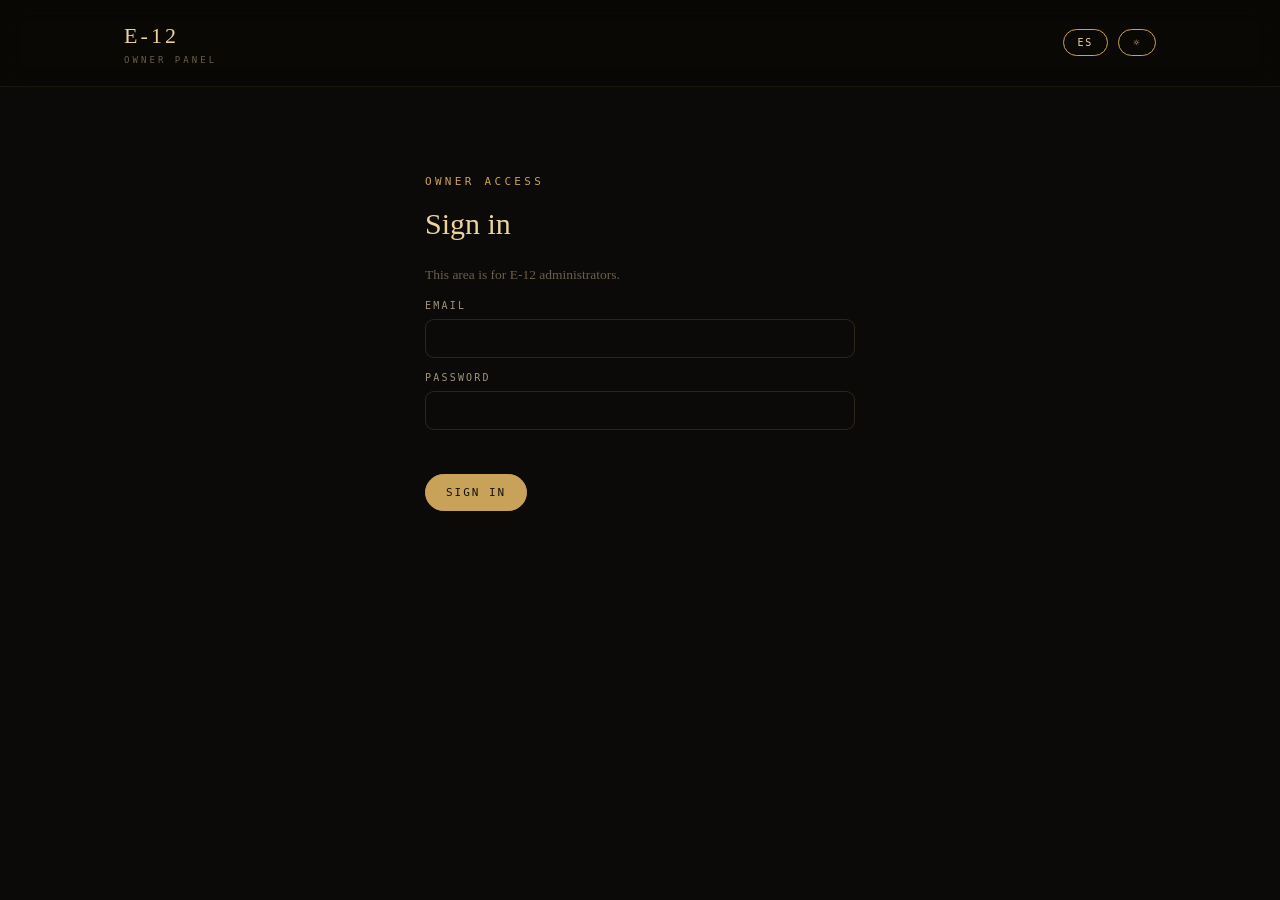
<file: admin.html>
<!doctype html>
<html lang="en">
<head>
<meta charset="utf-8">
<meta name="viewport" content="width=device-width, initial-scale=1">
<title>E-12 Owner Panel</title>
<meta name="robots" content="noindex">
<style>
:root {
  --ink: #efe6d3; --ink-dim: #a2947c; --ink-faint: #6b5f4d;
  --night: #0b0a08; --night-2: #12100d; --night-3: #191612;
  --brass: #c9a25a; --brass-hi: #ecd39a; --brass-deep: #7d6134;
  --live: #7fc98b; --err: #d98a7a;
  --line: rgba(201, 162, 90, 0.18); --line-soft: rgba(201, 162, 90, 0.09);
  --font-display: "Didot", "Bodoni MT", "Playfair Display", Georgia, serif;
  --font-body: "Georgia Pro", Georgia, "Times New Roman", serif;
  --font-mono: "Cascadia Mono", Consolas, "IBM Plex Mono", Menlo, monospace;
}
* { margin: 0; padding: 0; box-sizing: border-box; }
[hidden] { display: none !important; }

/* ---- light mode ---- */
body.light {
  --ink: #2b2418; --ink-dim: #6f6250; --ink-faint: #a2947c;
  --night: #f4efe4; --night-2: #faf6ec; --night-3: #eee7d7;
  --brass: #a37e2e; --brass-hi: #7d6134; --brass-deep: #c9a25a;
  --live: #3f7d4b; --err: #a8503e;
  --line: rgba(125, 97, 52, 0.28); --line-soft: rgba(125, 97, 52, 0.13);
}
body.light header { background: rgba(250, 246, 236, 0.9); }
body.light .btn { color: #fff8e8; }
body.light .btn.ghost { color: var(--brass-hi); }
body.light .btn.danger { color: var(--err); }
body.light .tab-btn.on { color: #fff8e8; }
body.light .pill.free, body.light .pill.admin, body.light .pill.new, body.light .count.fresh { color: #14100a; }
body.light .bars .bar i { background: linear-gradient(180deg, var(--brass-deep), var(--brass)); }
body {
  background: var(--night); color: var(--ink);
  font-family: var(--font-body); font-size: 16px; line-height: 1.6;
  -webkit-font-smoothing: antialiased;
}
a { color: var(--brass); }
.wrap { max-width: 1080px; margin: 0 auto; padding: 0 24px 80px; }
header {
  border-bottom: 1px solid var(--line-soft);
  padding: 18px 0; margin-bottom: 34px;
  position: sticky; top: 0; background: rgba(9,8,6,0.9); backdrop-filter: blur(12px); z-index: 10;
}
header .wrap { display: flex; align-items: center; justify-content: space-between; padding-bottom: 0; flex-wrap: wrap; gap: 12px; }
.wordmark { font-family: var(--font-display); font-size: 22px; letter-spacing: 0.14em; color: var(--brass-hi); text-decoration: none; }
.wordmark small { font-family: var(--font-mono); font-size: 9px; letter-spacing: 0.34em; color: var(--ink-faint); text-transform: uppercase; display: block; }
.tag { font-family: var(--font-mono); font-size: 11px; letter-spacing: 0.3em; text-transform: uppercase; color: var(--brass); }
h2 { font-family: var(--font-display); font-weight: 400; font-size: 30px; color: var(--brass-hi); margin: 8px 0 16px; }
.btn {
  display: inline-block; cursor: pointer; text-decoration: none;
  font-family: var(--font-mono); font-size: 11px; letter-spacing: 0.18em; text-transform: uppercase;
  padding: 11px 20px; border-radius: 999px; border: 1px solid var(--brass);
  color: #14100a; background: var(--brass); transition: background .2s;
}
.btn:hover { background: var(--brass-hi); }
.btn.ghost { background: transparent; color: var(--brass-hi); }
.btn.danger { background: transparent; border-color: var(--err); color: var(--err); }
.btn.small { padding: 7px 14px; font-size: 10px; }
.btn[disabled] { opacity: 0.5; cursor: default; }
.tabs { display: flex; gap: 8px; flex-wrap: wrap; margin-bottom: 30px; }
.tab-btn {
  appearance: none; background: transparent; border: 1px solid var(--line); color: var(--ink-dim);
  cursor: pointer; font-family: var(--font-mono); font-size: 11px; letter-spacing: 0.2em;
  text-transform: uppercase; padding: 9px 16px; border-radius: 999px;
}
.tab-btn.on { color: #14100a; background: var(--brass); border-color: var(--brass); }
.panel { display: none; }
.panel.on { display: block; }
.card {
  background: var(--night-2); border: 1px solid var(--line); border-radius: 14px;
  padding: 22px 24px; margin-bottom: 18px;
}
label { display: block; font-family: var(--font-mono); font-size: 10px; letter-spacing: 0.22em; text-transform: uppercase; color: var(--ink-dim); margin: 12px 0 5px; }
input[type=text], input[type=email], input[type=password], input[type=url], input[type=number], textarea, select {
  width: 100%; background: var(--night); border: 1px solid var(--line); border-radius: 9px;
  color: var(--ink); font-size: 15px; padding: 10px 12px; font-family: var(--font-body);
}
input:focus, textarea:focus, select:focus { outline: none; border-color: var(--brass); }
textarea { min-height: 70px; resize: vertical; }
table { width: 100%; border-collapse: collapse; font-size: 14.5px; }
th { font-family: var(--font-mono); font-size: 10px; letter-spacing: 0.18em; text-transform: uppercase; color: var(--ink-faint); text-align: left; padding: 8px 10px; border-bottom: 1px solid var(--line); }
td { padding: 10px; border-bottom: 1px solid var(--line-soft); vertical-align: middle; }
.muted { color: var(--ink-faint); font-size: 13.5px; }
.msg { min-height: 20px; font-size: 14px; color: var(--ink-dim); margin-top: 10px; }
.msg.err { color: var(--err); } .msg.ok { color: var(--live); }
.row { display: flex; gap: 10px; align-items: center; flex-wrap: wrap; margin-top: 14px; }
.grid2 { display: grid; grid-template-columns: 1fr 1fr; gap: 0 22px; }
.pill { font-family: var(--font-mono); font-size: 10px; letter-spacing: 0.16em; text-transform: uppercase; border: 1px solid var(--line); border-radius: 999px; padding: 3px 10px; color: var(--ink-dim); }
.pill.new { color: #14100a; background: var(--brass-hi); border-color: var(--brass-hi); }
.count { font-family: var(--font-mono); font-size: 10px; color: inherit; opacity: 0.85; }
.count.fresh { color: #14100a; background: var(--brass-hi); border-radius: 999px; padding: 2px 8px; opacity: 1; }
tr.fresh td { background: rgba(236, 211, 154, 0.07); }
tr.fresh td:first-child { box-shadow: inset 3px 0 0 var(--brass); }
.stat-row { display: grid; grid-template-columns: repeat(4, 1fr); gap: 14px; margin-top: 10px; }
.stat { background: var(--night-3); border: 1px solid var(--line-soft); border-radius: 10px; padding: 14px 16px; }
.stat .k { font-family: var(--font-mono); font-size: 9.5px; letter-spacing: 0.2em; text-transform: uppercase; color: var(--ink-faint); }
.stat .v { font-family: var(--font-display); font-size: 30px; color: var(--brass-hi); margin-top: 4px; }
.bars { display: flex; align-items: flex-end; gap: 6px; height: 140px; margin-top: 16px; }
.bars .bar { flex: 1; display: flex; flex-direction: column; justify-content: flex-end; height: 100%; }
.bars .bar i { display: block; background: linear-gradient(180deg, var(--brass-hi), var(--brass-deep)); border-radius: 3px 3px 0 0; min-height: 2px; }
.bars .bar b { font-family: var(--font-mono); font-weight: 400; font-size: 9px; color: var(--ink-faint); text-align: center; margin-top: 6px; }
@media (max-width: 720px) { .stat-row { grid-template-columns: repeat(2, 1fr); } }
.pill.free { color: #14100a; background: var(--live); border-color: var(--live); }
.pill.admin { color: #14100a; background: var(--brass); border-color: var(--brass); }
.thumb { width: 74px; height: 44px; object-fit: cover; border-radius: 6px; border: 1px solid var(--line-soft); }
.gate-screen { max-width: 430px; margin: 80px auto; }
#app { display: none; }
@media (max-width: 720px) { .grid2 { grid-template-columns: 1fr; } th:nth-child(4), td:nth-child(4) { display: none; } }
</style>
</head>
<body>

<header>
  <div class="wrap">
    <a class="wordmark" href="index.html">E-12 <small data-i18n="hdr.sub">Owner Panel</small></a>
    <div style="display:flex; gap:10px; align-items:center;">
      <span class="muted" id="whoami"></span>
      <button class="btn ghost small" id="langBtn" aria-label="Switch language / Cambiar idioma">ES</button>
      <button class="btn ghost small" id="themeBtn" aria-label="Switch between dark and light mode">&#9788;</button>
      <button class="btn ghost small" id="signOut" hidden data-i18n="hdr.signout">Sign out</button>
    </div>
  </div>
</header>

<div class="wrap">

  <!-- gate -->
  <div class="gate-screen" id="gate">
    <span class="tag" data-i18n="gate.tag">Owner access</span>
    <h2 id="gateTitle" data-i18n="gate.title">Sign in</h2>
    <p class="muted" id="gateNote" data-i18n="gate.note">This area is for E-12 administrators.</p>
    <label for="gEmail" data-i18n="gate.email">Email</label>
    <input id="gEmail" type="email" autocomplete="email">
    <label for="gPass" data-i18n="gate.pass">Password</label>
    <input id="gPass" type="password" autocomplete="current-password">
    <div class="msg" id="gMsg"></div>
    <div class="row"><button class="btn" id="gGo" data-i18n="gate.go">Sign in</button></div>
  </div>

  <!-- first-login: create your own password -->
  <div class="gate-screen" id="setPass" style="display:none;">
    <span class="tag" data-i18n="np.tag">First sign in</span>
    <h2 data-i18n="np.title">Create your password</h2>
    <p class="muted" data-i18n="np.intro">Welcome. Choose your own password to replace the starter one; you will use it from now on.</p>
    <label for="npass1" data-i18n="np.l1">New password</label>
    <input id="npass1" type="password" autocomplete="new-password">
    <label for="npass2" data-i18n="np.l2">Confirm new password</label>
    <input id="npass2" type="password" autocomplete="new-password">
    <div class="msg" id="npMsg"></div>
    <div class="row"><button class="btn" id="npGo" data-i18n="np.go">Save password</button></div>
  </div>

  <!-- app -->
  <div id="app">
    <div class="tabs">
      <button class="tab-btn on" data-p="trainings" data-i18n="tab.trainings">Trainings</button>
      <button class="tab-btn" data-p="links" data-i18n="tab.links">Links</button>
      <button class="tab-btn" data-p="analytics" data-i18n="tab.analytics">Analytics</button>
      <button class="tab-btn" data-p="leads"><span data-i18n="tab.leads">Leads</span> <span class="count" id="leadsBadge"></span></button>
      <button class="tab-btn" data-p="members"><span data-i18n="tab.members">Members</span> <span class="count" id="membersBadge"></span></button>
      <button class="tab-btn" data-p="admins">Admins</button>
      <button class="tab-btn" data-p="help" data-i18n="tab.help">Help</button>
    </div>

    <!-- trainings -->
    <div class="panel on" id="p-trainings">
      <div class="card" id="tForm">
        <span class="tag" id="tFormTag" data-i18n="tr.new">New training</span>
        <div class="grid2">
          <div>
            <label for="tTitle" data-i18n="tr.title">Title</label>
            <input id="tTitle" type="text">
            <label for="tBadge" data-i18n="tr.access">Access</label>
            <select id="tBadge">
              <option value="members" data-i18n="tr.optMembers">Members only</option>
              <option value="free" data-i18n="tr.optFree">Free preview</option>
            </select>
            <label for="tSort" data-i18n="tr.order">Order (lower shows first)</label>
            <input id="tSort" type="number" value="100">
          </div>
          <div>
            <label for="tDesc" data-i18n="tr.desc">Description</label>
            <textarea id="tDesc"></textarea>
            <label for="tImage" data-i18n="tr.image">Card image (upload, or leave as is)</label>
            <input id="tImage" type="file" accept="image/*">
            <label for="tVideo" data-i18n="tr.video">Video (upload a file, or paste a link below)</label>
            <input id="tVideo" type="file" accept="video/*">
            <input id="tVideoUrl" type="url" placeholder="YouTube, Vimeo, or direct video link (optional)" data-i18n-ph="tr.videoPh" style="margin-top:6px;">
            <div class="muted" style="margin-top:6px;" data-i18n="tr.note">YouTube and Vimeo links play in an embedded player. Uploads up to about 50 MB;
              note: a YouTube link marked Members is only softly gated, since anyone with the link can watch it on YouTube itself.
              For truly private trainings, upload the file instead.</div>
          </div>
        </div>
        <div class="row">
          <label style="margin:0; display:flex; align-items:center; gap:8px; flex-direction:row;">
            <input type="checkbox" id="tPub" checked style="width:auto;"> <span data-i18n="tr.pub">Published</span>
          </label>
          <button class="btn" id="tSave" data-i18n="tr.save">Save training</button>
          <button class="btn ghost" id="tCancel" hidden data-i18n="tr.cancel">Cancel edit</button>
        </div>
        <div class="msg" id="tMsg"></div>
      </div>
      <div class="card">
        <span class="tag" data-i18n="tr.lib">Library</span>
        <table id="tTable">
          <thead><tr><th></th><th data-i18n="tr.thTitle">Title</th><th data-i18n="tr.thAccess">Access</th><th data-i18n="tr.thOrder">Order</th><th data-i18n="tr.thVideo">Video</th><th></th></tr></thead>
          <tbody></tbody>
        </table>
      </div>
    </div>

    <!-- links -->
    <div class="panel" id="p-links">
      <div class="card">
        <span class="tag" data-i18n="lk.tag">Partner and site links</span>
        <p class="muted" data-i18n="lk.intro">These power every button on the site. Travel is your Traverex
          affiliate link: paste it on the travelPartner row and all travel buttons route there.</p>
        <table id="lTable">
          <thead><tr><th data-i18n="lk.thKey">Key</th><th data-i18n="lk.thLabel">Label</th><th>URL</th><th></th></tr></thead>
          <tbody></tbody>
        </table>
        <div class="msg" id="lMsg"></div>
      </div>
    </div>

    <!-- analytics -->
    <div class="panel" id="p-analytics">
      <div class="card">
        <span class="tag" data-i18n="an.tag">Site analytics</span>
        <div class="stat-row">
          <div class="stat"><div class="k" data-i18n="an.s7">Views, 7 days</div><div class="v" id="s7"></div></div>
          <div class="stat"><div class="k" data-i18n="an.s30">Views, 30 days</div><div class="v" id="s30"></div></div>
          <div class="stat"><div class="k" data-i18n="an.sc7">Link clicks, 7 days</div><div class="v" id="sc7"></div></div>
          <div class="stat"><div class="k" data-i18n="an.sAll">Views, all time</div><div class="v" id="sAll"></div></div>
        </div>
      </div>
      <div class="card">
        <span class="tag" data-i18n="an.perDay">Views per day, last 14 days</span>
        <div class="bars" id="viewBars" role="img" aria-label="Daily site views, last 14 days"></div>
      </div>
      <div class="grid2">
        <div class="card">
          <span class="tag" data-i18n="an.byLink">Clicks by link, 30 days</span>
          <table id="clickTable"><thead><tr><th data-i18n="an.thLink">Link</th><th style="text-align:right;" data-i18n="an.thClicks">Clicks</th></tr></thead><tbody></tbody></table>
        </div>
        <div class="card">
          <span class="tag" data-i18n="an.refs">Top referrers, 30 days</span>
          <table id="refTable"><thead><tr><th data-i18n="an.thSource">Source</th><th style="text-align:right;" data-i18n="an.thViews">Views</th></tr></thead><tbody></tbody></table>
        </div>
      </div>
    </div>

    <!-- leads -->
    <div class="panel" id="p-leads">
      <div class="card">
        <span class="tag" data-i18n="ld.tag">Leads</span>
        <div class="row" style="margin-top:4px; margin-bottom:8px;">
          <button class="btn ghost small" id="leadExport" data-i18n="ld.export">Export CSV</button>
          <span class="muted" id="leadCount"></span>
        </div>
        <table id="leadTable">
          <thead><tr><th data-i18n="ld.thWhen">When</th><th data-i18n="ld.thName">Name</th><th data-i18n="ld.thEmail">Email</th><th data-i18n="ld.thPhone">Phone</th><th data-i18n="ld.thSource">Source</th><th></th></tr></thead>
          <tbody></tbody>
        </table>
      </div>
    </div>

    <!-- members -->
    <div class="panel" id="p-members">
      <div class="card">
        <span class="tag" data-i18n="mb.tag">Members</span>
        <p class="muted" data-i18n="mb.intro">Everyone with an account. Admins can edit the site; members can watch members-only trainings.</p>
        <table id="mTable">
          <thead><tr><th data-i18n="mb.thEmail">Email</th><th data-i18n="mb.thRole">Role</th><th data-i18n="mb.thJoined">Joined</th><th></th></tr></thead>
          <tbody></tbody>
        </table>
      </div>
    </div>

    <!-- help / guide -->
    <div class="panel" id="p-help">
      <div class="card">
        <span class="tag" data-i18n="hp.w.tag">Welcome to your panel</span>
        <h2 style="font-size:26px;" data-i18n="hp.w.h2">This is your cockpit. Here is how to fly it.</h2>
        <p class="muted" data-i18n="hp.w.p">This guide opens automatically your first time and lives under the
          Help tab whenever you need it. Everything you change here is live on e1212.com
          the moment you save it.</p>
      </div>
      <div class="card">
        <span class="tag" data-i18n="hp.start.tag">Start here: 3 things to set up</span>
        <table>
          <tbody data-i18n="hp.start.body">
            <tr><td style="width:30px;">1</td><td><strong>Paste your Traverex affiliate link.</strong> Links tab, the travelPartner row. Every travel button on the site routes there the moment you save.</td></tr>
            <tr><td>2</td><td><strong>Add your videos.</strong> Trainings tab. Edit a card and paste a YouTube link (or upload a file). Mark one as Free preview so visitors get a taste.</td></tr>
            <tr><td>3</td><td><strong>Check your leads daily.</strong> Leads tab. Everyone who requests an invite or signs up lands there with their name, email, and phone. A gold count on the tab means something new came in since your last look.</td></tr>
          </tbody>
        </table>
      </div>
      <div class="card">
        <span class="tag" data-i18n="hp.tabs.tag">What each tab does</span>
        <table>
          <tbody data-i18n="hp.tabs.body">
            <tr><td style="width:110px;"><strong>Trainings</strong></td><td>Your academy library. Add, edit, publish, or delete video trainings. "Members only" trainings require a login to watch; "Free preview" is open to everyone. YouTube and Vimeo links play embedded; uploaded files are truly private to members. Lower Order numbers show first.</td></tr>
            <tr><td><strong>Links</strong></td><td>Every button on the site pulls from here: your Traverex link (travelPartner), wealth partner, membership signup, free preview video, and contact. Empty links show visitors a polite "coming soon" note, so nothing ever looks broken.</td></tr>
            <tr><td><strong>Analytics</strong></td><td>Real visitor numbers only: views per day, clicks on each partner link (how many people you sent to Traverex), and where visitors came from. No cookies, nothing shared with third parties.</td></tr>
            <tr><td><strong>Leads</strong></td><td>Interest forms and signups: name, email, phone, and where each one came from. Export CSV gives you a spreadsheet. Delete removes one permanently.</td></tr>
            <tr><td><strong>Members</strong></td><td>Everyone with an account. Promote someone to admin (they get this panel) or back to member. New registrants get a gold "new" tag since your last look.</td></tr>
            <tr><td><strong>Admins</strong></td><td>Emails on this list become admins automatically when they create their account. For people who already have accounts, use the Members tab instead.</td></tr>
          </tbody>
        </table>
      </div>
      <div class="card">
        <span class="tag" data-i18n="hp.know.tag">Good to know</span>
        <table>
          <tbody data-i18n="hp.know.body">
            <tr><td>The sun/moon button switches light and dark mode; visitors have the same choice, plus an EN/ES language switch on the site.</td></tr>
            <tr><td>You will never get automated emails from this system. The panel badges are your notifications; make checking Leads part of your routine.</td></tr>
            <tr><td>A YouTube link on a "Members" training is only softly protected, since anyone with the raw link can watch it on YouTube. Use unlisted links, or upload the file for real privacy.</td></tr>
            <tr><td>Site down or something broken? That is covered under emergency maintenance: contact admin@atpconsultancy.com.</td></tr>
          </tbody>
        </table>
      </div>
    </div>

    <!-- admins -->
    <div class="panel" id="p-admins">
      <div class="card">
        <span class="tag" data-i18n="ad.tag">Admin emails</span>
        <p class="muted" data-i18n="ad.intro">Anyone who creates an account with one of these emails becomes an
          admin automatically. To promote someone who already has an account, use the Members tab.</p>
        <div class="row">
          <input id="aEmail" type="email" placeholder="email@example.com" style="max-width:320px;">
          <button class="btn" id="aAdd" data-i18n="ad.add">Add</button>
        </div>
        <table id="aTable" style="margin-top:14px;">
          <thead><tr><th data-i18n="ad.thEmail">Email</th><th data-i18n="ad.thAdded">Added</th><th></th></tr></thead>
          <tbody></tbody>
        </table>
        <div class="msg" id="aMsg"></div>
      </div>
    </div>
  </div>
</div>

<script src="js/supabase.js"></script>
<script src="js/config.js"></script>
<script>
(function () {
  if (!window.supabase || !window.E12_CONFIG || !window.E12_CONFIG.url) {
    document.getElementById("gateNote").textContent = "Backend is not configured yet.";
    return;
  }
  var sb = window.supabase.createClient(window.E12_CONFIG.url, window.E12_CONFIG.key);
  var $ = function (id) { return document.getElementById(id); };
  var session = null, editingId = null, trainings = [];

  /* ---- language (EN/ES), shared preference with the main site ---- */
  var I18N_ES = {
    "hdr.sub": "Panel del propietario",
    "hdr.signout": "Salir",
    "gate.tag": "Acceso de propietario",
    "gate.title": "Entrar",
    "gate.note": "Esta &aacute;rea es para administradores de E-12.",
    "gate.email": "Correo",
    "gate.pass": "Contrase&ntilde;a",
    "gate.go": "Entrar",
    "np.tag": "Primer inicio de sesi&oacute;n",
    "np.title": "Crea tu contrase&ntilde;a",
    "np.intro": "Bienvenido. Elige tu propia contrase&ntilde;a para reemplazar la inicial; la usar&aacute;s de ahora en adelante.",
    "np.l1": "Nueva contrase&ntilde;a",
    "np.l2": "Confirma la nueva contrase&ntilde;a",
    "np.go": "Guardar contrase&ntilde;a",
    "tab.trainings": "Entrenamientos",
    "tab.links": "Enlaces",
    "tab.analytics": "Anal&iacute;tica",
    "tab.leads": "Prospectos",
    "tab.members": "Miembros",
    "tab.help": "Ayuda",
    "tr.new": "Nuevo entrenamiento",
    "tr.title": "T&iacute;tulo",
    "tr.access": "Acceso",
    "tr.optMembers": "Solo miembros",
    "tr.optFree": "Vista gratis",
    "tr.order": "Orden (menor sale primero)",
    "tr.desc": "Descripci&oacute;n",
    "tr.image": "Imagen de la tarjeta (sube una, o d&eacute;jala como est&aacute;)",
    "tr.video": "Video (sube un archivo o pega un enlace abajo)",
    "tr.videoPh": "Enlace de YouTube, Vimeo o video directo (opcional)",
    "tr.note": "Los enlaces de YouTube y Vimeo se reproducen en un reproductor integrado. Subidas de hasta unos 50 MB; ojo: un enlace de YouTube marcado Solo miembros queda protegido a medias, porque cualquiera con el enlace puede verlo en YouTube. Para entrenamientos realmente privados, sube el archivo.",
    "tr.pub": "Publicado",
    "tr.save": "Guardar entrenamiento",
    "tr.cancel": "Cancelar edici&oacute;n",
    "tr.lib": "Biblioteca",
    "tr.thTitle": "T&iacute;tulo",
    "tr.thAccess": "Acceso",
    "tr.thOrder": "Orden",
    "tr.thVideo": "Video",
    "lk.tag": "Enlaces de socios y del sitio",
    "lk.intro": "Estos alimentan cada bot&oacute;n del sitio. Viajes es tu enlace de afiliado de Traverex: p&eacute;galo en la fila travelPartner y todos los botones de viaje llevar&aacute;n all&iacute;.",
    "lk.thKey": "Clave",
    "lk.thLabel": "Etiqueta",
    "an.tag": "Anal&iacute;tica del sitio",
    "an.s7": "Vistas, 7 d&iacute;as",
    "an.s30": "Vistas, 30 d&iacute;as",
    "an.sc7": "Clics en enlaces, 7 d&iacute;as",
    "an.sAll": "Vistas, total",
    "an.perDay": "Vistas por d&iacute;a, &uacute;ltimos 14 d&iacute;as",
    "an.byLink": "Clics por enlace, 30 d&iacute;as",
    "an.thLink": "Enlace",
    "an.thClicks": "Clics",
    "an.refs": "Principales fuentes, 30 d&iacute;as",
    "an.thSource": "Fuente",
    "an.thViews": "Vistas",
    "ld.tag": "Prospectos",
    "ld.export": "Exportar CSV",
    "ld.thWhen": "Cu&aacute;ndo",
    "ld.thName": "Nombre",
    "ld.thEmail": "Correo",
    "ld.thPhone": "Tel&eacute;fono",
    "ld.thSource": "Fuente",
    "mb.tag": "Miembros",
    "mb.intro": "Todos los que tienen cuenta. Los admins pueden editar el sitio; los miembros pueden ver los entrenamientos exclusivos.",
    "mb.thEmail": "Correo",
    "mb.thRole": "Rol",
    "mb.thJoined": "Ingreso",
    "ad.tag": "Correos de admins",
    "ad.intro": "Quien cree una cuenta con uno de estos correos se vuelve admin autom&aacute;ticamente. Para promover a alguien que ya tiene cuenta, usa la pesta&ntilde;a Miembros.",
    "ad.add": "Agregar",
    "ad.thEmail": "Correo",
    "ad.thAdded": "Agregado",
    "hp.w.tag": "Bienvenido a tu panel",
    "hp.w.h2": "Esta es tu cabina. As&iacute; se pilota.",
    "hp.w.p": "Esta gu&iacute;a se abre autom&aacute;ticamente la primera vez y vive en la pesta&ntilde;a Ayuda cuando la necesites. Todo lo que cambies aqu&iacute; queda en vivo en e1212.com en cuanto lo guardas.",
    "hp.start.tag": "Empieza aqu&iacute;: 3 cosas por configurar",
    "hp.start.body": "<tr><td style='width:30px;'>1</td><td><strong>Pega tu enlace de afiliado de Traverex.</strong> Pesta&ntilde;a Enlaces, fila travelPartner. Todos los botones de viaje del sitio llevar&aacute;n all&iacute; en cuanto guardes.</td></tr><tr><td>2</td><td><strong>Agrega tus videos.</strong> Pesta&ntilde;a Entrenamientos. Edita una tarjeta y pega un enlace de YouTube (o sube un archivo). Marca uno como Vista gratis para que los visitantes prueben.</td></tr><tr><td>3</td><td><strong>Revisa tus prospectos a diario.</strong> Pesta&ntilde;a Prospectos. Quien pida invitaci&oacute;n o se registre aparece ah&iacute; con su nombre, correo y tel&eacute;fono. Un contador dorado en la pesta&ntilde;a significa que lleg&oacute; algo nuevo desde tu &uacute;ltima visita.</td></tr>",
    "hp.tabs.tag": "Qu&eacute; hace cada pesta&ntilde;a",
    "hp.tabs.body": "<tr><td style='width:110px;'><strong>Entrenamientos</strong></td><td>Tu biblioteca de la academia. Agrega, edita, publica o elimina videos. Los de Solo miembros requieren iniciar sesi&oacute;n; Vista gratis est&aacute; abierta a todos. Los enlaces de YouTube y Vimeo se reproducen integrados; los archivos subidos s&iacute; son privados de verdad. Los n&uacute;meros de orden menores salen primero.</td></tr><tr><td><strong>Enlaces</strong></td><td>Cada bot&oacute;n del sitio sale de aqu&iacute;: tu enlace de Traverex (travelPartner), el socio de patrimonio, el registro de membres&iacute;a, el video de vista gratis y el contacto. Los enlaces vac&iacute;os muestran un aviso amable de 'pronto', as&iacute; que nada se ve roto.</td></tr><tr><td><strong>Anal&iacute;tica</strong></td><td>Solo n&uacute;meros reales de visitantes: vistas por d&iacute;a, clics en cada enlace de socio (cu&aacute;nta gente enviaste a Traverex) y de d&oacute;nde llegaron. Sin cookies y sin compartir nada con terceros.</td></tr><tr><td><strong>Prospectos</strong></td><td>Formularios de inter&eacute;s y registros: nombre, correo, tel&eacute;fono y de d&oacute;nde vino cada uno. Exportar CSV te da una hoja de c&aacute;lculo. Eliminar borra uno para siempre.</td></tr><tr><td><strong>Miembros</strong></td><td>Todos los que tienen cuenta. Promueve a alguien a admin (recibe este panel) o reg&eacute;rsalo a miembro. Los registros nuevos llevan una etiqueta dorada de 'nuevo' desde tu &uacute;ltima visita.</td></tr><tr><td><strong>Admins</strong></td><td>Los correos de esta lista se vuelven admins autom&aacute;ticamente al crear su cuenta. Para quien ya tiene cuenta, usa la pesta&ntilde;a Miembros.</td></tr>",
    "hp.know.tag": "Bueno saberlo",
    "hp.know.body": "<tr><td>El bot&oacute;n de sol/luna cambia entre modo claro y oscuro; los visitantes tienen la misma opci&oacute;n, m&aacute;s el cambio de idioma EN/ES en el sitio.</td></tr><tr><td>Nunca recibir&aacute;s correos autom&aacute;ticos de este sistema. Los contadores del panel son tus notificaciones; haz de revisar Prospectos parte de tu rutina.</td></tr><tr><td>Un enlace de YouTube en un entrenamiento de Solo miembros queda protegido a medias, porque cualquiera con el enlace puede verlo en YouTube. Usa enlaces ocultos, o sube el archivo para privacidad real.</td></tr><tr><td>&iquest;El sitio ca&iacute;do o algo roto? Eso lo cubre el mantenimiento de emergencia: escribe a admin@atpconsultancy.com.</td></tr>"
  };
  var LANG = "en";
  var T = function (en, es) { return (LANG === "es" && es) ? es : en; };
  function applyLang(lang) {
    LANG = lang;
    document.documentElement.lang = lang;
    $("langBtn").textContent = lang === "es" ? "EN" : "ES";
    document.querySelectorAll("[data-i18n]").forEach(function (el) {
      var k = el.getAttribute("data-i18n");
      if (!el.dataset.enSrc) el.dataset.enSrc = el.innerHTML;
      el.innerHTML = (lang === "es" && I18N_ES[k]) ? I18N_ES[k] : el.dataset.enSrc;
    });
    document.querySelectorAll("[data-i18n-ph]").forEach(function (el) {
      var k = el.getAttribute("data-i18n-ph");
      if (!el.dataset.enPh) el.dataset.enPh = el.getAttribute("placeholder") || "";
      el.setAttribute("placeholder", (lang === "es" && I18N_ES[k]) ? I18N_ES[k].replace(/&[a-z]+;/g, function (e) { var d = document.createElement("i"); d.innerHTML = e; return d.textContent; }) : el.dataset.enPh);
    });
  }
  var savedLang = null;
  try { savedLang = new URLSearchParams(location.search).get("lang") || localStorage.getItem("e12_lang"); } catch (e) {}
  if (!savedLang) savedLang = (navigator.language || "").toLowerCase().indexOf("es") === 0 ? "es" : "en";
  applyLang(savedLang === "es" ? "es" : "en");
  $("langBtn").addEventListener("click", function () {
    var next = LANG === "es" ? "en" : "es";
    try { localStorage.setItem("e12_lang", next); } catch (e) {}
    applyLang(next);
    if (session) { loadTrainings(); loadLinks(); loadLeads(); loadMembers(); loadAdmins(); loadAnalytics(); }
  });

  /* theme toggle, shared preference with the main site */
  function applyTheme(t) {
    document.body.classList.toggle("light", t === "light");
    $("themeBtn").innerHTML = t === "light" ? "&#9789;" : "&#9788;";
  }
  try { applyTheme(new URLSearchParams(location.search).get("theme") || localStorage.getItem("e12_theme") || "dark"); } catch (e) {}
  $("themeBtn").addEventListener("click", function () {
    var next = document.body.classList.contains("light") ? "dark" : "light";
    try { localStorage.setItem("e12_theme", next); } catch (e) {}
    applyTheme(next);
  });

  function esc(s) {
    return String(s == null ? "" : s).replace(/[&<>"']/g, function (c) {
      return { "&": "&amp;", "<": "&lt;", ">": "&gt;", '"': "&quot;", "'": "&#39;" }[c];
    });
  }
  function setMsg(id, text, cls) { var el = $(id); el.textContent = text; el.className = "msg" + (cls ? " " + cls : ""); }
  function fmtDate(d) { return d ? new Date(d).toLocaleString() : ""; }

  /* ---- gate ---- */
  $("gGo").addEventListener("click", async function () {
    setMsg("gMsg", T("Signing in...", "Entrando..."));
    var r = await sb.auth.signInWithPassword({ email: $("gEmail").value.trim(), password: $("gPass").value });
    if (r.error) { setMsg("gMsg", r.error.message, "err"); return; }
  });
  $("gPass").addEventListener("keydown", function (ev) { if (ev.key === "Enter") $("gGo").click(); });
  $("signOut").addEventListener("click", function () { sb.auth.signOut(); location.reload(); });

  /* first-login: create your own password */
  $("npGo").addEventListener("click", async function () {
    var p1 = $("npass1").value, p2 = $("npass2").value;
    if (p1.length < 8) { setMsg("npMsg", T("Use at least 8 characters.", "Usa al menos 8 caracteres."), "err"); return; }
    if (p1 !== p2) { setMsg("npMsg", T("Passwords do not match.", "Las contraseñas no coinciden."), "err"); return; }
    $("npGo").disabled = true; setMsg("npMsg", T("Saving...", "Guardando..."));
    var r = await sb.auth.updateUser({ password: p1 });
    if (r.error) { setMsg("npMsg", r.error.message, "err"); $("npGo").disabled = false; return; }
    await sb.from("profiles").update({ must_set_password: false }).eq("id", session.user.id);
    setMsg("npMsg", T("Password saved. Loading your panel...", "Contraseña guardada. Cargando tu panel..."), "ok");
    $("npGo").disabled = false;
    check();
  });

  async function boot() {
    var r = await sb.auth.getSession();
    session = r.data.session;
    sb.auth.onAuthStateChange(function (_e, s) { session = s; check(); });
    check();
  }
  async function check() {
    if (!session) { $("gate").style.display = ""; $("setPass").style.display = "none"; $("app").style.display = "none"; $("signOut").hidden = true; return; }
    var p = await sb.from("profiles").select("role,must_set_password").eq("id", session.user.id).single();
    $("whoami").textContent = session.user.email;
    $("signOut").hidden = false;
    if (p.data && p.data.must_set_password) {
      $("gate").style.display = "none"; $("app").style.display = "none";
      $("setPass").style.display = "";
      return;
    }
    if (!p.data || p.data.role !== "admin") {
      $("gate").style.display = "";
      $("gateTitle").textContent = T("Not authorized", "No autorizado");
      $("gateNote").textContent = T("This account is a member, not an administrator.", "Esta cuenta es de miembro, no de administrador.");
      $("gEmail").style.display = $("gPass").style.display = $("gGo").style.display = "none";
      document.querySelectorAll("#gate label").forEach(function (l) { l.style.display = "none"; });
      $("app").style.display = "none";
      return;
    }
    $("gate").style.display = "none"; $("app").style.display = "block";
    loadTrainings(); loadLinks(); loadLeads(); loadMembers(); loadAdmins(); loadAnalytics();
    /* first visit: open the guide as onboarding */
    var helped = null;
    try { helped = localStorage.getItem("e12_admin_helped"); } catch (e) {}
    if (!helped) {
      document.querySelector('.tabs .tab-btn[data-p="help"]').click();
      try { localStorage.setItem("e12_admin_helped", "1"); } catch (e) {}
    }
  }

  /* ---- analytics ---- */
  async function loadAnalytics() {
    var since30 = new Date(Date.now() - 30 * 864e5).toISOString();
    var since7 = new Date(Date.now() - 7 * 864e5).toISOString();
    var all = await sb.from("site_events").select("id", { count: "exact", head: true }).eq("type", "view");
    var r = await sb.from("site_events").select("type,path,referrer,created_at").gte("created_at", since30).order("created_at");
    var ev = r.data || [];
    var views = ev.filter(function (e) { return e.type === "view"; });
    var clicks = ev.filter(function (e) { return e.type === "click"; });
    $("sAll").textContent = all.count != null ? all.count : "-";
    $("s30").textContent = views.length;
    $("s7").textContent = views.filter(function (e) { return e.created_at >= since7; }).length;
    $("sc7").textContent = clicks.filter(function (e) { return e.created_at >= since7; }).length;

    var days = [], counts = {};
    for (var i = 13; i >= 0; i--) {
      var d = new Date(Date.now() - i * 864e5);
      var key = d.toISOString().slice(0, 10);
      days.push(key); counts[key] = 0;
    }
    views.forEach(function (e) {
      var key = e.created_at.slice(0, 10);
      if (key in counts) counts[key]++;
    });
    var max = Math.max.apply(null, days.map(function (k) { return counts[k]; }).concat([1]));
    $("viewBars").innerHTML = days.map(function (k) {
      var n = counts[k];
      return '<div class="bar" title="' + k + ": " + n + ' views"><i style="height:' + Math.round(n / max * 100) + '%"></i><b>' + parseInt(k.slice(8), 10) + "</b></div>";
    }).join("");

    var byKey = {};
    clicks.forEach(function (e) { byKey[e.path] = (byKey[e.path] || 0) + 1; });
    $("clickTable").querySelector("tbody").innerHTML = Object.keys(byKey).sort(function (a, b) { return byKey[b] - byKey[a]; })
      .map(function (k) { return "<tr><td>" + esc(k) + '</td><td style="text-align:right;">' + byKey[k] + "</td></tr>"; })
      .join("") || '<tr><td class="muted" colspan="2">' + T("No link clicks yet.", "Aún no hay clics.") + "</td></tr>";

    var byRef = {};
    views.forEach(function (e) {
      var ref = "direct";
      if (e.referrer) {
        try { ref = new URL(e.referrer).hostname; } catch (err) { ref = e.referrer.slice(0, 40); }
        if (ref === "e1212.com" || ref === "www.e1212.com" || ref === "localhost") ref = "direct";
      }
      byRef[ref] = (byRef[ref] || 0) + 1;
    });
    $("refTable").querySelector("tbody").innerHTML = Object.keys(byRef).sort(function (a, b) { return byRef[b] - byRef[a]; })
      .slice(0, 6)
      .map(function (k) { return "<tr><td>" + esc(k) + '</td><td style="text-align:right;">' + byRef[k] + "</td></tr>"; })
      .join("") || '<tr><td class="muted" colspan="2">' + T("No views yet.", "Aún no hay vistas.") + "</td></tr>";
  }

  /* ---- tabs ---- */
  document.querySelectorAll(".tabs .tab-btn").forEach(function (b) {
    b.addEventListener("click", function () {
      document.querySelectorAll(".tabs .tab-btn").forEach(function (x) { x.classList.toggle("on", x === b); });
      document.querySelectorAll(".panel").forEach(function (p) { p.classList.toggle("on", p.id === "p-" + b.getAttribute("data-p")); });
      var key = b.getAttribute("data-p");
      if (key === "leads" || key === "members") markSeen(key);
    });
  });

  /* ---- new-activity tracking (per device, no emails needed) ---- */
  function lastSeen(key) { return localStorage.getItem("e12_seen_" + key) || "1970-01-01T00:00:00Z"; }
  function markSeen(key) {
    localStorage.setItem("e12_seen_" + key, new Date().toISOString());
    var badge = $(key + "Badge");
    if (badge) badge.classList.remove("fresh");
  }
  function setBadge(key, total, freshCount) {
    var badge = $(key + "Badge");
    if (!badge) return;
    badge.textContent = freshCount > 0 ? total + " (" + freshCount + " " + T("new", "nuevos") + ")" : String(total);
    badge.classList.toggle("fresh", freshCount > 0);
  }

  /* ---- trainings ---- */
  async function loadTrainings() {
    var r = await sb.from("trainings").select("*").order("sort");
    trainings = r.data || [];
    var tb = $("tTable").querySelector("tbody");
    tb.innerHTML = trainings.map(function (t) {
      var badgeLabel = t.badge === "free" ? T("free", "gratis") : T("members", "miembros");
      return "<tr>" +
        '<td><img class="thumb" src="' + esc(t.image_url || "img/academy-travel.jpg") + '" alt=""></td>' +
        "<td>" + esc(t.title) + (t.published ? "" : ' <span class="pill">' + T("draft", "borrador") + "</span>") + "</td>" +
        '<td><span class="pill ' + (t.badge === "free" ? "free" : "") + '">' + badgeLabel + "</span></td>" +
        "<td>" + t.sort + "</td>" +
        "<td>" + (t.video_url ? T("yes", "sí") : '<span class="muted">' + T("none", "ninguno") + "</span>") + "</td>" +
        '<td style="white-space:nowrap;"><button class="btn ghost small" data-edit="' + t.id + '">' + T("Edit", "Editar") + "</button> " +
        '<button class="btn danger small" data-del="' + t.id + '">' + T("Delete", "Eliminar") + "</button></td></tr>";
    }).join("");
  }
  $("tTable").addEventListener("click", async function (ev) {
    var ed = ev.target.getAttribute("data-edit"), del = ev.target.getAttribute("data-del");
    if (ed) {
      var t = trainings.find(function (x) { return x.id === ed; });
      editingId = ed;
      $("tFormTag").textContent = T("Editing: ", "Editando: ") + t.title;
      $("tTitle").value = t.title; $("tDesc").value = t.description;
      $("tBadge").value = t.badge; $("tSort").value = t.sort; $("tPub").checked = t.published;
      $("tVideoUrl").value = t.video_url && t.video_url.indexOf("sb://") !== 0 ? t.video_url : "";
      $("tCancel").hidden = false;
      window.scrollTo({ top: 0, behavior: "smooth" });
    }
    if (del) {
      if (!confirm(T("Delete this training?", "¿Eliminar este entrenamiento?"))) return;
      await sb.from("trainings").delete().eq("id", del);
      loadTrainings();
    }
  });
  $("tCancel").addEventListener("click", function () {
    editingId = null; $("tFormTag").textContent = T("New training", "Nuevo entrenamiento");
    $("tTitle").value = $("tDesc").value = $("tVideoUrl").value = "";
    $("tBadge").value = "members"; $("tSort").value = 100; $("tPub").checked = true;
    $("tImage").value = ""; $("tVideo").value = ""; $("tCancel").hidden = true;
  });
  $("tSave").addEventListener("click", async function () {
    var title = $("tTitle").value.trim();
    if (!title) { setMsg("tMsg", T("A title, at least.", "Al menos un título."), "err"); return; }
    $("tSave").disabled = true;
    try {
      var rec = {
        title: title,
        description: $("tDesc").value.trim(),
        badge: $("tBadge").value,
        sort: parseInt($("tSort").value, 10) || 100,
        published: $("tPub").checked,
        updated_at: new Date().toISOString()
      };
      var img = $("tImage").files[0];
      if (img) {
        setMsg("tMsg", T("Uploading image...", "Subiendo imagen..."));
        var ipath = "training-images/" + crypto.randomUUID() + "-" + img.name.replace(/[^\w.\-]/g, "_");
        var ir = await sb.storage.from("media").upload(ipath, img, { upsert: false });
        if (ir.error) throw ir.error;
        rec.image_url = sb.storage.from("media").getPublicUrl(ipath).data.publicUrl;
      }
      var vid = $("tVideo").files[0];
      if (vid) {
        setMsg("tMsg", T("Uploading video (this can take a while)...", "Subiendo video (puede tardar)..."));
        var clean = crypto.randomUUID() + "-" + vid.name.replace(/[^\w.\-]/g, "_");
        if (rec.badge === "free") {
          var vr = await sb.storage.from("media").upload("training-videos/" + clean, vid, { upsert: false });
          if (vr.error) throw vr.error;
          rec.video_url = sb.storage.from("media").getPublicUrl("training-videos/" + clean).data.publicUrl;
        } else {
          var vr2 = await sb.storage.from("videos").upload(clean, vid, { upsert: false });
          if (vr2.error) throw vr2.error;
          rec.video_url = "sb://videos/" + clean;
        }
      } else if ($("tVideoUrl").value.trim()) {
        rec.video_url = $("tVideoUrl").value.trim();
      }
      var q = editingId
        ? sb.from("trainings").update(rec).eq("id", editingId)
        : sb.from("trainings").insert(rec);
      var res = await q;
      if (res.error) throw res.error;
      setMsg("tMsg", editingId ? T("Training updated.", "Entrenamiento actualizado.") : T("Training added.", "Entrenamiento agregado."), "ok");
      $("tCancel").click();
      loadTrainings();
    } catch (e) { setMsg("tMsg", e.message || T("Save failed.", "No se pudo guardar."), "err"); }
    $("tSave").disabled = false;
  });

  /* ---- links ---- */
  async function loadLinks() {
    var r = await sb.from("site_links").select("*").order("key");
    var tb = $("lTable").querySelector("tbody");
    tb.innerHTML = (r.data || []).map(function (l) {
      return '<tr data-key="' + esc(l.key) + '">' +
        '<td class="muted">' + esc(l.key) + "</td>" +
        '<td><input type="text" class="l-label" value="' + esc(l.label) + '"></td>' +
        '<td><input type="url" class="l-url" value="' + esc(l.url) + '" placeholder="https://..."></td>' +
        '<td><button class="btn ghost small l-save">' + T("Save", "Guardar") + "</button></td></tr>";
    }).join("");
  }
  $("lTable").addEventListener("click", async function (ev) {
    if (!ev.target.classList.contains("l-save")) return;
    var tr = ev.target.closest("tr"), key = tr.getAttribute("data-key");
    var r = await sb.from("site_links").update({
      label: tr.querySelector(".l-label").value.trim(),
      url: tr.querySelector(".l-url").value.trim(),
      updated_at: new Date().toISOString()
    }).eq("key", key);
    setMsg("lMsg", r.error ? r.error.message : T("Saved ", "Guardado ") + key + ".", r.error ? "err" : "ok");
  });

  /* ---- leads ---- */
  var leadsCache = [];
  async function loadLeads() {
    var r = await sb.from("leads").select("*").order("created_at", { ascending: false });
    leadsCache = r.data || [];
    $("leadCount").textContent = leadsCache.length + " " + (leadsCache.length === 1 ? T("lead", "prospecto") : T("leads", "prospectos"));
    var seen = lastSeen("leads");
    var tb = $("leadTable").querySelector("tbody");
    tb.innerHTML = leadsCache.map(function (l) {
      var fresh = l.created_at > seen;
      return '<tr class="' + (fresh ? "fresh" : "") + '">' +
        '<td class="muted">' + esc(fmtDate(l.created_at)) + (fresh ? ' <span class="pill new">' + T("new", "nuevo") + "</span>" : "") + "</td>" +
        "<td>" + esc(l.name) + "</td>" +
        '<td><a href="mailto:' + esc(l.email) + '">' + esc(l.email) + "</a></td>" +
        "<td>" + esc(l.phone) + "</td>" +
        '<td><span class="pill">' + esc(l.source) + "</span></td>" +
        '<td><button class="btn danger small" data-dlead="' + l.id + '">' + T("Delete", "Eliminar") + "</button></td></tr>";
    }).join("");
    setBadge("leads", leadsCache.length, leadsCache.filter(function (l) { return l.created_at > seen; }).length);
  }
  $("leadTable").addEventListener("click", async function (ev) {
    var id = ev.target.getAttribute("data-dlead");
    if (!id) return;
    if (!confirm(T("Delete this lead?", "¿Eliminar este prospecto?"))) return;
    await sb.from("leads").delete().eq("id", id);
    loadLeads();
  });
  $("leadExport").addEventListener("click", function () {
    var rows = [["created_at", "name", "email", "phone", "source"]].concat(
      leadsCache.map(function (l) { return [l.created_at, l.name, l.email, l.phone, l.source]; })
    );
    var csv = rows.map(function (r) {
      return r.map(function (v) { return '"' + String(v == null ? "" : v).replace(/"/g, '""') + '"'; }).join(",");
    }).join("\r\n");
    var a = document.createElement("a");
    a.href = URL.createObjectURL(new Blob([csv], { type: "text/csv" }));
    a.download = "e12-leads.csv";
    a.click();
  });

  /* ---- members ---- */
  async function loadMembers() {
    var r = await sb.from("profiles").select("*").order("created_at");
    var seen = lastSeen("members");
    var tb = $("mTable").querySelector("tbody");
    tb.innerHTML = (r.data || []).map(function (m) {
      var self = session && m.id === session.user.id;
      var fresh = !self && m.created_at > seen;
      return '<tr class="' + (fresh ? "fresh" : "") + '">' +
        "<td>" + esc(m.email) + (self ? ' <span class="muted">' + T("(you)", "(tú)") + "</span>" : "") + (fresh ? ' <span class="pill new">' + T("new", "nuevo") + "</span>" : "") + "</td>" +
        '<td><span class="pill ' + (m.role === "admin" ? "admin" : "") + '">' + esc(m.role) + "</span></td>" +
        '<td class="muted">' + esc(fmtDate(m.created_at)) + "</td>" +
        "<td>" + (self ? "" :
          '<button class="btn ghost small" data-role="' + (m.role === "admin" ? "member" : "admin") + '" data-uid="' + m.id + '">' +
          (m.role === "admin" ? T("Make member", "Hacer miembro") : T("Make admin", "Hacer admin")) + "</button>") + "</td></tr>";
    }).join("");
    var rows = r.data || [];
    setBadge("members", rows.length, rows.filter(function (m) {
      return m.created_at > seen && !(session && m.id === session.user.id);
    }).length);
  }
  $("mTable").addEventListener("click", async function (ev) {
    var uid = ev.target.getAttribute("data-uid");
    if (!uid) return;
    await sb.from("profiles").update({ role: ev.target.getAttribute("data-role") }).eq("id", uid);
    loadMembers();
  });

  /* ---- admins ---- */
  async function loadAdmins() {
    var r = await sb.from("admin_emails").select("*").order("added_at");
    var tb = $("aTable").querySelector("tbody");
    tb.innerHTML = (r.data || []).map(function (a) {
      return "<tr><td>" + esc(a.email) + '</td><td class="muted">' + esc(fmtDate(a.added_at)) + "</td>" +
        '<td><button class="btn danger small" data-demail="' + esc(a.email) + '">' + T("Remove", "Quitar") + "</button></td></tr>";
    }).join("");
  }
  $("aAdd").addEventListener("click", async function () {
    var email = $("aEmail").value.trim().toLowerCase();
    if (!email) return;
    var r = await sb.from("admin_emails").insert({ email: email });
    setMsg("aMsg", r.error ? r.error.message : T("Added. They become admin when they sign up with that email.", "Agregado. Será admin cuando se registre con ese correo."), r.error ? "err" : "ok");
    $("aEmail").value = "";
    loadAdmins();
  });
  $("aTable").addEventListener("click", async function (ev) {
    var email = ev.target.getAttribute("data-demail");
    if (!email) return;
    await sb.from("admin_emails").delete().eq("email", email);
    loadAdmins();
  });

  boot();
})();
</script>
</body>
</html>
</file>
<file: css/lyx.css>
/* ==========================================================================
   LyfestyleX - travel page (Gate 01 of the E-12 / e1212.com umbrella)
   Layout + palette after a navy-and-gold civic reference (white ground,
   two-tone serif headings).
   Imagery after xullu.com (bright, full-bleed, rounded, generous space).
   Built for an older, less tech-comfortable, bilingual global audience:
   nothing hidden behind a menu, nothing under 15px, every target >= 48px.
   Self-contained: no external requests of any kind.
   ========================================================================== */
:root {
  --navy:       #1F2E4D;   /* primary text, headline line 1 */
  --navy-deep:  #16223A;
  --navy-soft:  #4A5B7C;   /* secondary text - 6.4:1 on white */
  --gold:       #B0872F;   /* LARGE display text only - 3.3:1 */
  --gold-text:  #8A6A24;   /* small text + button fills - 5.0:1 */
  --gold-hi:    #D6A845;   /* bright accent, used on dark only */
  --gold-tint:  #F6EEDC;
  --paper:      #FFFFFF;
  --paper-2:    #F7F5F0;
  --line:       #E3DED2;
  --focus:      #1F6FEB;
  --ok:         #2F6B3A;
  --font-display: "Georgia Pro", Georgia, "Times New Roman", serif;
  --font-body: -apple-system, BlinkMacSystemFont, "Segoe UI", Roboto, "Helvetica Neue", Arial, sans-serif;
  --radius: 14px;
  --shadow: 0 2px 10px rgba(31, 46, 77, 0.07), 0 10px 30px rgba(31, 46, 77, 0.06);
}

* { margin: 0; padding: 0; box-sizing: border-box; }
[hidden] { display: none !important; }
html { scroll-behavior: smooth; scroll-padding-top: 148px; }
body {
  background: var(--paper);
  color: var(--navy);
  font-family: var(--font-body);
  font-size: 19px;
  line-height: 1.6;
  overflow-x: hidden;
  -webkit-font-smoothing: antialiased;
}
img { max-width: 100%; display: block; }
a { color: var(--gold-text); }

/* One visible focus style everywhere. Never removed. */
:focus-visible {
  outline: 3px solid var(--focus);
  outline-offset: 3px;
  border-radius: 4px;
}

.wrap { max-width: 1180px; margin: 0 auto; padding: 0 24px; }

/* ============================== TYPE ============================== */
h1, h2, h3 { font-family: var(--font-display); font-weight: 700; line-height: 1.12; }
h1 { font-size: clamp(38px, 6.4vw, 76px); letter-spacing: -0.015em; }
h2 { font-size: clamp(30px, 4vw, 46px); color: var(--navy); }
h3 { font-size: 21px; line-height: 1.3; }
/* LRA's signature: heading stacks navy over gold */
.h2-gold { display: block; color: var(--gold); }
.lead { font-size: clamp(18px, 2vw, 22px); color: var(--navy-soft); max-width: 62ch; }
.eyebrow {
  font-size: 15px; font-weight: 700; letter-spacing: 0.14em;
  text-transform: uppercase; color: var(--gold-text); margin-bottom: 10px;
}

/* ============================== BUTTONS ============================== */
.btn {
  display: inline-flex; align-items: center; justify-content: center;
  min-height: 56px; padding: 14px 30px;
  font-family: var(--font-body); font-size: 18px; font-weight: 700;
  border: 2px solid transparent; border-radius: 999px;
  cursor: pointer; text-decoration: none; text-align: center;
  transition: background-color .15s, border-color .15s, color .15s;
}
.btn-gold { background: var(--gold-text); color: #fff; }
.btn-gold:hover { background: #6E5320; }
.btn-navy { background: var(--navy); color: #fff; }
.btn-navy:hover { background: var(--navy-deep); }
.btn-ghost { background: transparent; color: var(--navy); border-color: var(--navy); }
.btn-ghost:hover { background: var(--navy); color: #fff; }
.btn-lg { min-height: 64px; font-size: 20px; padding: 16px 40px; }
.btn-sm { min-height: 48px; font-size: 16px; padding: 10px 22px; }
.cta-row { display: flex; flex-wrap: wrap; gap: 16px; align-items: center; }

/* ============================== NAV ============================== */
header.nav {
  position: sticky; top: 0; z-index: 50;
  background: var(--paper);
  border-bottom: 1px solid var(--line);
}
.nav-in {
  display: flex; align-items: center; justify-content: space-between;
  gap: 16px; padding: 14px 24px; max-width: 1180px; margin: 0 auto;
}
.wordmark {
  font-family: var(--font-display); font-weight: 700;
  font-size: 27px; letter-spacing: 0.01em; color: var(--navy);
  text-decoration: none; white-space: nowrap;
}
/* the emphasised X */
.wordmark .x {
  color: var(--gold); font-size: 1.24em; line-height: 0;
  position: relative; top: 0.05em; margin-left: 0.02em;
}
/* right side of the bar: the Traverex line sits above the buttons */
.nav-stack { display: flex; flex-direction: column; align-items: flex-end; gap: 8px; }
/* left side on a gate page: the way back to the umbrella sits above the
   wordmark, so nobody is ever stranded inside a gate */
.nav-stack-left { align-items: flex-start; }
.backlink {
  display: inline-flex; align-items: center; min-height: 30px;
  font-size: 13px; font-weight: 700; letter-spacing: 0.1em; text-transform: uppercase;
  color: var(--navy-soft); text-decoration: none; white-space: nowrap;
}
.backlink:hover { color: var(--navy); text-decoration: underline; text-underline-offset: 3px; }
.nav-right { display: flex; align-items: center; gap: 10px; flex-wrap: wrap; justify-content: flex-end; }
.powered {
  font-size: 13px; font-weight: 700; letter-spacing: 0.14em;
  text-transform: uppercase; color: var(--navy-soft); white-space: nowrap;
}
.linkbtn {
  min-height: 48px; padding: 8px 16px; font-size: 16px; font-weight: 600;
  background: none; border: 1px solid var(--line); border-radius: 999px;
  color: var(--navy); cursor: pointer; font-family: var(--font-body);
}
.linkbtn:hover { border-color: var(--navy); }

/* Row 2: the four big labelled tabs. Never a hamburger, never a dropdown. */
.tabs {
  display: flex; gap: 10px; flex-wrap: wrap;
  padding: 0 24px 14px; max-width: 1180px; margin: 0 auto;
}
.tab {
  flex: 1 1 auto; min-width: 130px;
  display: flex; align-items: center; justify-content: center;
  min-height: 52px; padding: 10px 18px;
  font-size: 17px; font-weight: 700; letter-spacing: 0.04em;
  text-transform: uppercase; text-decoration: none;
  color: var(--navy); background: var(--paper);
  border: 2px solid var(--line); border-radius: 999px;
  transition: background-color .15s, border-color .15s, color .15s;
}
.tab:hover { border-color: var(--navy); }
.tab[aria-current="true"] { background: var(--navy); border-color: var(--navy); color: #fff; }

/* ============================== HERO ============================== */
.hero { position: relative; min-height: min(78vh, 720px); display: flex; align-items: center; }
.hero-img { position: absolute; inset: 0; overflow: hidden; }
.hero-img img { width: 100%; height: 100%; object-fit: cover; object-position: center 42%; }
/* scrim so white type stays legible on a bright daylight photo */
.hero-img::after {
  content: ""; position: absolute; inset: 0;
  background:
    linear-gradient(180deg, rgba(12,20,36,0.62) 0%, rgba(12,20,36,0.40) 42%, rgba(12,20,36,0.78) 100%);
}
.hero-in { position: relative; z-index: 2; width: 100%; padding: 72px 0; text-align: center; }
/* the exclusivity line sits above the headline, gold on the dark scrim */
.hero .eyebrow { color: var(--gold-hi); display: block; margin-bottom: 16px; }
.hero h1 { color: #fff; text-wrap: balance; }
.hero h1 .gold { color: var(--gold-hi); display: block; }
.hero .lead { color: #EFEAE0; margin: 22px auto 0; text-align: center; }
.hero .cta-row { justify-content: center; margin-top: 34px; }
/* the quieter customer path */
.cust-link {
  display: inline-block; margin-top: 22px;
  color: #F0E6CF; font-size: 17px; font-weight: 600;
  text-decoration: underline; text-underline-offset: 4px;
  min-height: 48px; padding: 12px 4px;
}
.cust-link:hover { color: #fff; }

/* ============================== SECTIONS ============================== */
section { padding: 84px 0; }
.band { background: var(--paper-2); }
.sec-head { max-width: 62ch; margin-bottom: 44px; }
.sec-head .lead { margin-top: 16px; }

/* ---- Xullu-style icon tiles ---- */
.tiles { display: grid; grid-template-columns: repeat(4, 1fr); gap: 20px; }
.tile {
  background: var(--gold-tint); border-radius: var(--radius);
  padding: 30px 24px; text-align: center;
}
.tile svg { width: 52px; height: 52px; margin: 0 auto 16px; display: block; color: var(--navy); }
.tile h3 { color: var(--navy); margin-bottom: 8px; font-size: 20px; }
.tile p { font-size: 16.5px; color: var(--navy-soft); line-height: 1.5; }

/* ---- card grid: wraps, never scrolls sideways, no arrows ---- */
.grid { display: grid; grid-template-columns: repeat(3, 1fr); gap: 26px; }
.card {
  background: var(--paper); border: 1px solid var(--line);
  border-radius: var(--radius); overflow: hidden;
  box-shadow: var(--shadow); cursor: pointer;
  display: flex; flex-direction: column;
  transition: transform .15s, box-shadow .15s;
}
.card:hover { transform: translateY(-3px); box-shadow: 0 6px 16px rgba(31,46,77,.12), 0 18px 44px rgba(31,46,77,.10); }
.card-img { position: relative; aspect-ratio: 16 / 9; background: var(--paper-2); }
.card-img img { width: 100%; height: 100%; object-fit: cover; }
.card-play {
  position: absolute; left: 50%; top: 50%; transform: translate(-50%, -50%);
  width: 62px; height: 62px; border-radius: 50%;
  background: rgba(255,255,255,0.94); box-shadow: 0 4px 14px rgba(0,0,0,.28);
  display: flex; align-items: center; justify-content: center;
}
.card-play::after {
  content: ""; margin-left: 4px;
  border-left: 19px solid var(--navy);
  border-top: 12px solid transparent; border-bottom: 12px solid transparent;
}
.card-body { padding: 20px 22px 24px; }
.pill {
  display: inline-block; margin-bottom: 10px;
  font-size: 14.5px; font-weight: 700; letter-spacing: 0.06em; text-transform: uppercase;
  padding: 5px 13px; border-radius: 999px;
}
.pill-members { background: var(--navy); color: #fff; }
.pill-free { background: var(--gold-tint); color: var(--gold-text); }
.pill-soon { background: var(--paper-2); color: var(--navy-soft); border: 1px solid var(--line); }
/* a card whose content does not exist yet reads as promised, not broken */
.card.is-soon { cursor: default; }
.card.is-soon:hover { transform: none; box-shadow: var(--shadow); }
.card.is-soon .card-img { filter: saturate(0.45); opacity: 0.7; }
.card.is-soon .card-play { display: none; }
.card h3 { color: var(--navy); }

/* ---- membership list ---- */
.benefits { list-style: none; display: grid; gap: 20px; margin-bottom: 34px; }
.benefits li { display: flex; gap: 16px; align-items: flex-start; font-size: 18.5px; }
.benefits .n {
  flex: 0 0 auto; width: 36px; height: 36px; border-radius: 50%;
  background: var(--gold-tint); color: var(--gold-text);
  font-weight: 700; font-size: 16px;
  display: flex; align-items: center; justify-content: center;
}
.split { display: grid; grid-template-columns: 1.05fr 0.95fr; gap: 56px; align-items: center; }
.split img { border-radius: var(--radius); box-shadow: var(--shadow); }

/* ---- help / faq ---- */
.faq { display: grid; gap: 14px; max-width: 860px; }
.qa { border: 1px solid var(--line); border-radius: var(--radius); background: var(--paper); }
.qa summary {
  cursor: pointer; list-style: none; padding: 20px 24px;
  font-size: 19px; font-weight: 700; color: var(--navy);
  display: flex; justify-content: space-between; align-items: center; gap: 16px;
  min-height: 64px;
}
.qa summary::-webkit-details-marker { display: none; }
.qa summary::after { content: "+"; font-size: 28px; color: var(--gold-text); line-height: 1; }
.qa[open] summary::after { content: "\2212"; }
.qa p { padding: 0 24px 22px; color: var(--navy-soft); font-size: 17.5px; }

/* ---- video ---- */
.video-frame {
  position: relative; aspect-ratio: 16 / 9; max-width: 940px; margin: 0 auto;
  border-radius: var(--radius); overflow: hidden;
  background: var(--navy-deep); box-shadow: var(--shadow);
}
.video-frame iframe, .video-frame video { width: 100%; height: 100%; border: 0; display: block; }
/* stands in for the intro video until one exists */
.video-soon {
  position: absolute; inset: 0;
  display: flex; flex-direction: column; align-items: center; justify-content: center;
  gap: 16px; padding: 30px; text-align: center;
}
.video-soon .badge-soon {
  display: inline-block;
  font-size: 14.5px; font-weight: 700; letter-spacing: 0.08em; text-transform: uppercase;
  padding: 7px 17px; border-radius: 999px;
  background: rgba(255, 255, 255, 0.14); color: #EBD9AE; border: 1px solid rgba(235, 217, 174, 0.4);
}
.video-soon p { color: #C2CCDC; font-size: 17.5px; max-width: 46ch; }

/* ============================== FOOTER ============================== */
footer { background: var(--navy-deep); color: #D8DEE9; padding: 56px 0 44px; font-size: 16px; }
footer .wordmark { color: #fff; font-size: 24px; }
footer .wordmark .x { color: var(--gold-hi); }
.foot-top {
  display: flex; justify-content: space-between; gap: 26px;
  flex-wrap: wrap; align-items: flex-start; margin-bottom: 30px;
}
.foot-links { display: flex; gap: 22px; flex-wrap: wrap; }
.foot-links a { color: #D8DEE9; text-decoration: underline; text-underline-offset: 4px; min-height: 48px; display: inline-flex; align-items: center; }
.foot-links a:hover { color: #fff; }
.disclosure { color: #9FAABC; font-size: 15px; line-height: 1.65; max-width: 90ch; }
.disclosure a { color: #B9C4D4; }
.credit { color: #7F8B9E; font-size: 14.5px; margin-top: 14px; }

/* ============================== MODALS ============================== */
.modal-wrap {
  position: fixed; inset: 0; z-index: 100; display: none;
  align-items: center; justify-content: center; padding: 20px;
  background: rgba(12, 20, 36, 0.62);
}
.modal-wrap.open { display: flex; }
.modal {
  position: relative; width: 100%; max-width: 470px;
  background: var(--paper); border-radius: var(--radius);
  padding: 34px 30px 30px; box-shadow: 0 24px 70px rgba(0,0,0,.35);
  max-height: 92vh; overflow-y: auto;
}
.modal h3 { font-size: 27px; margin-bottom: 6px; }
.close-x {
  position: absolute; top: 12px; right: 12px;
  width: 48px; height: 48px; border: 0; border-radius: 50%;
  background: none; font-size: 30px; line-height: 1; color: var(--navy-soft); cursor: pointer;
}
.close-x:hover { background: var(--paper-2); color: var(--navy); }
.field { margin-top: 18px; }
.field label { display: block; font-size: 16px; font-weight: 600; margin-bottom: 7px; }
.field input {
  width: 100%; min-height: 54px; padding: 12px 15px;
  font-size: 18px; font-family: var(--font-body); color: var(--navy);
  background: var(--paper); border: 2px solid var(--line); border-radius: 10px;
}
.field input:focus { border-color: var(--navy); outline: none; }
.field input:focus-visible { outline: 3px solid var(--focus); outline-offset: 2px; }
.msg { margin-top: 14px; font-size: 16.5px; min-height: 24px; color: var(--navy-soft); }
.msg.err { color: #B3261E; }
.msg.ok { color: var(--ok); }
.modal .btn { width: 100%; margin-top: 20px; }
.switch-mode { margin-top: 16px; font-size: 16.5px; color: var(--navy-soft); text-align: center; }
.switch-mode a { cursor: pointer; font-weight: 600; }

.vplayer {
  position: fixed; inset: 0; z-index: 110; display: none;
  align-items: center; justify-content: center; padding: 22px;
  background: rgba(8, 13, 24, 0.94);
}
.vplayer.open { display: flex; }
.vplayer video, .vplayer .frame { width: min(1080px, 100%); aspect-ratio: 16/9; border-radius: 10px; background: #000; }
.vplayer .frame iframe { width: 100%; height: 100%; border: 0; border-radius: 10px; }
.close-v {
  position: absolute; top: 18px; right: 18px;
  min-height: 52px; padding: 12px 24px; font-size: 17px; font-weight: 700;
  background: #fff; color: var(--navy); border: 0; border-radius: 999px; cursor: pointer;
}

.toast {
  position: fixed; left: 50%; bottom: 28px; transform: translateX(-50%) translateY(20px);
  background: var(--navy-deep); color: #fff; padding: 16px 26px;
  border-radius: 999px; font-size: 17px; font-weight: 600;
  box-shadow: 0 12px 34px rgba(0,0,0,.3);
  opacity: 0; pointer-events: none; transition: opacity .2s, transform .2s; z-index: 120;
  max-width: calc(100vw - 40px); text-align: center;
}
.toast.show { opacity: 1; transform: translateX(-50%) translateY(0); }

/* ============================== RESPONSIVE ============================== */
@media (max-width: 980px) {
  .tiles { grid-template-columns: repeat(2, 1fr); }
  .grid { grid-template-columns: repeat(2, 1fr); }
  .split { grid-template-columns: 1fr; gap: 34px; }
}
@media (max-width: 680px) {
  html { scroll-padding-top: 190px; }
  body { font-size: 18px; }
  section { padding: 56px 0; }
  .nav-in { padding: 12px 18px; flex-wrap: wrap; }
  .wordmark { font-size: 24px; }
  .tabs { padding: 0 18px 12px; }
  /* four tabs wrap to a 2 x 2 block - still all visible, still no menu */
  .tab { flex: 1 1 calc(50% - 5px); min-width: 0; font-size: 16px; }
  .wrap { padding: 0 18px; }
  .grid { grid-template-columns: 1fr; }
  .hero-in { padding: 56px 0; }
  .hero .cta-row .btn { width: 100%; }
}
@media (max-width: 420px) {
  .tiles { grid-template-columns: 1fr; }
}
@media (prefers-reduced-motion: reduce) {
  html { scroll-behavior: auto; }
  * { transition: none !important; }
}
</file>
